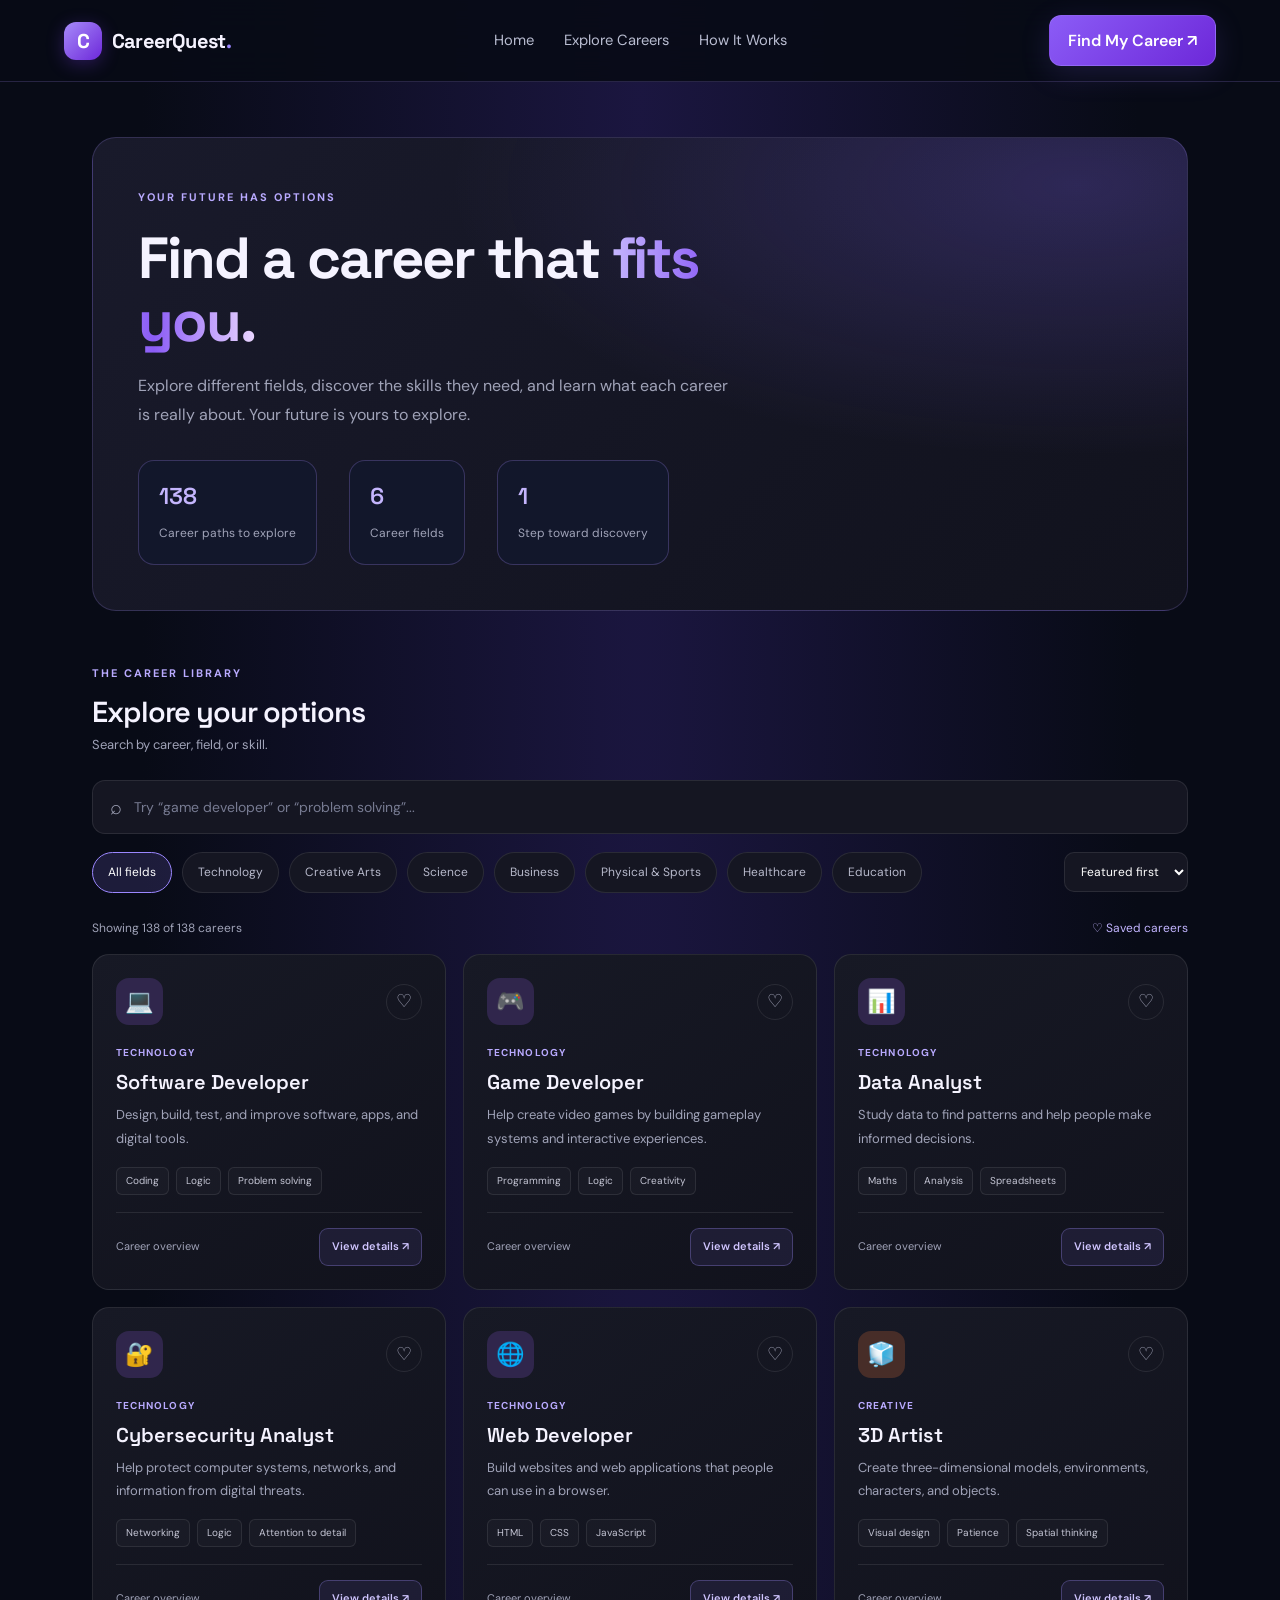
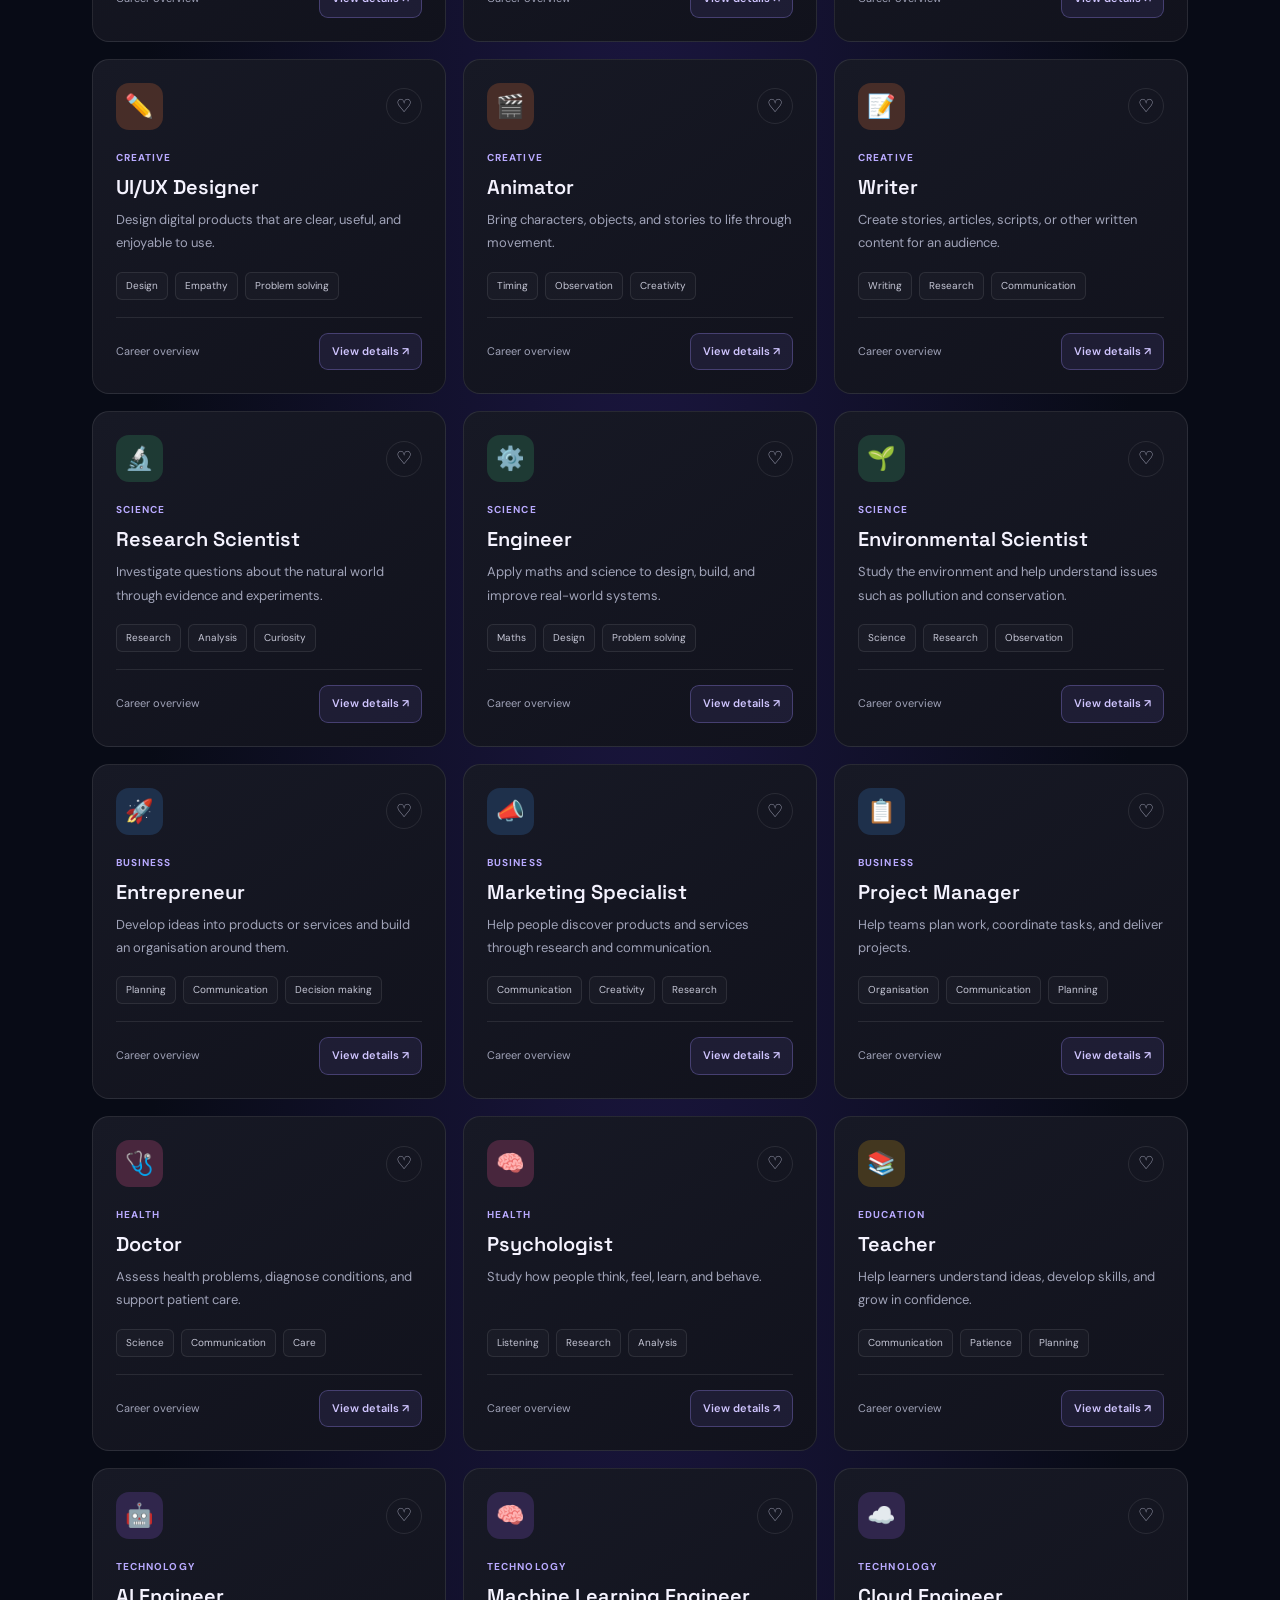
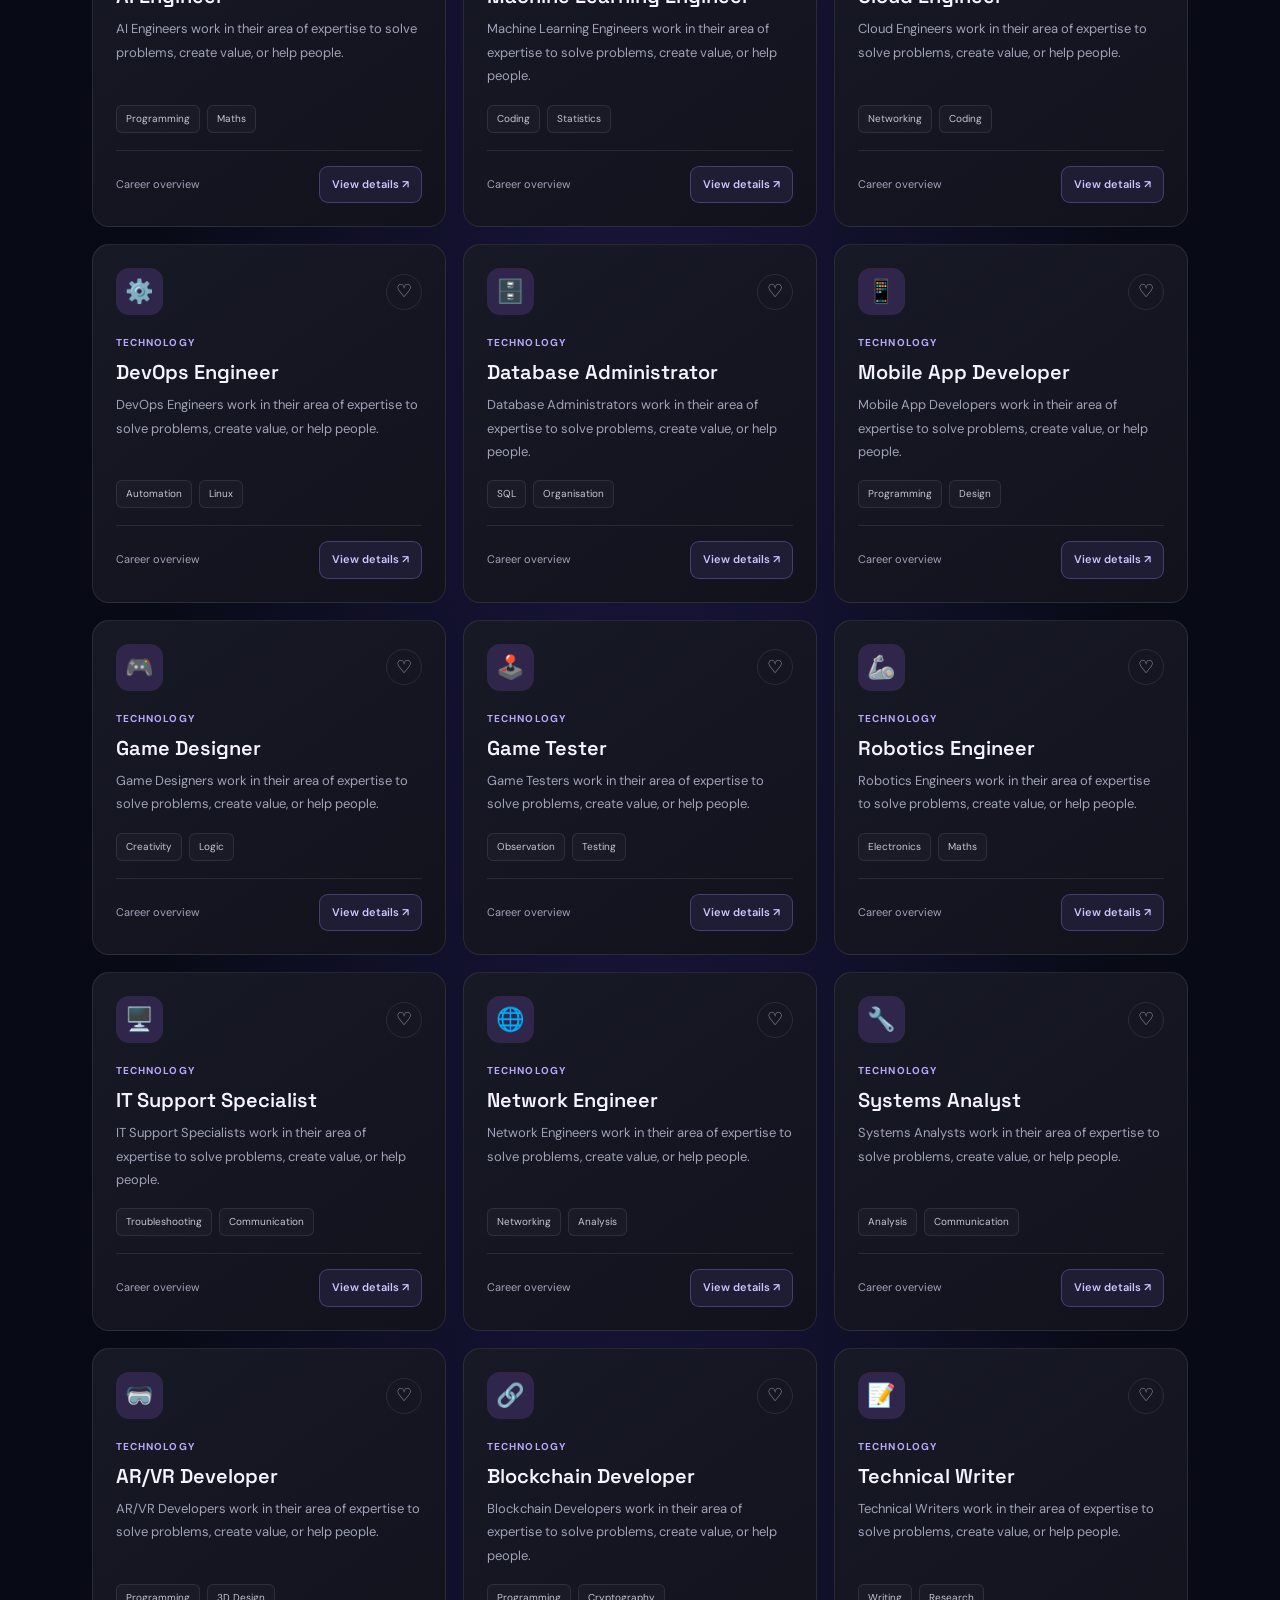
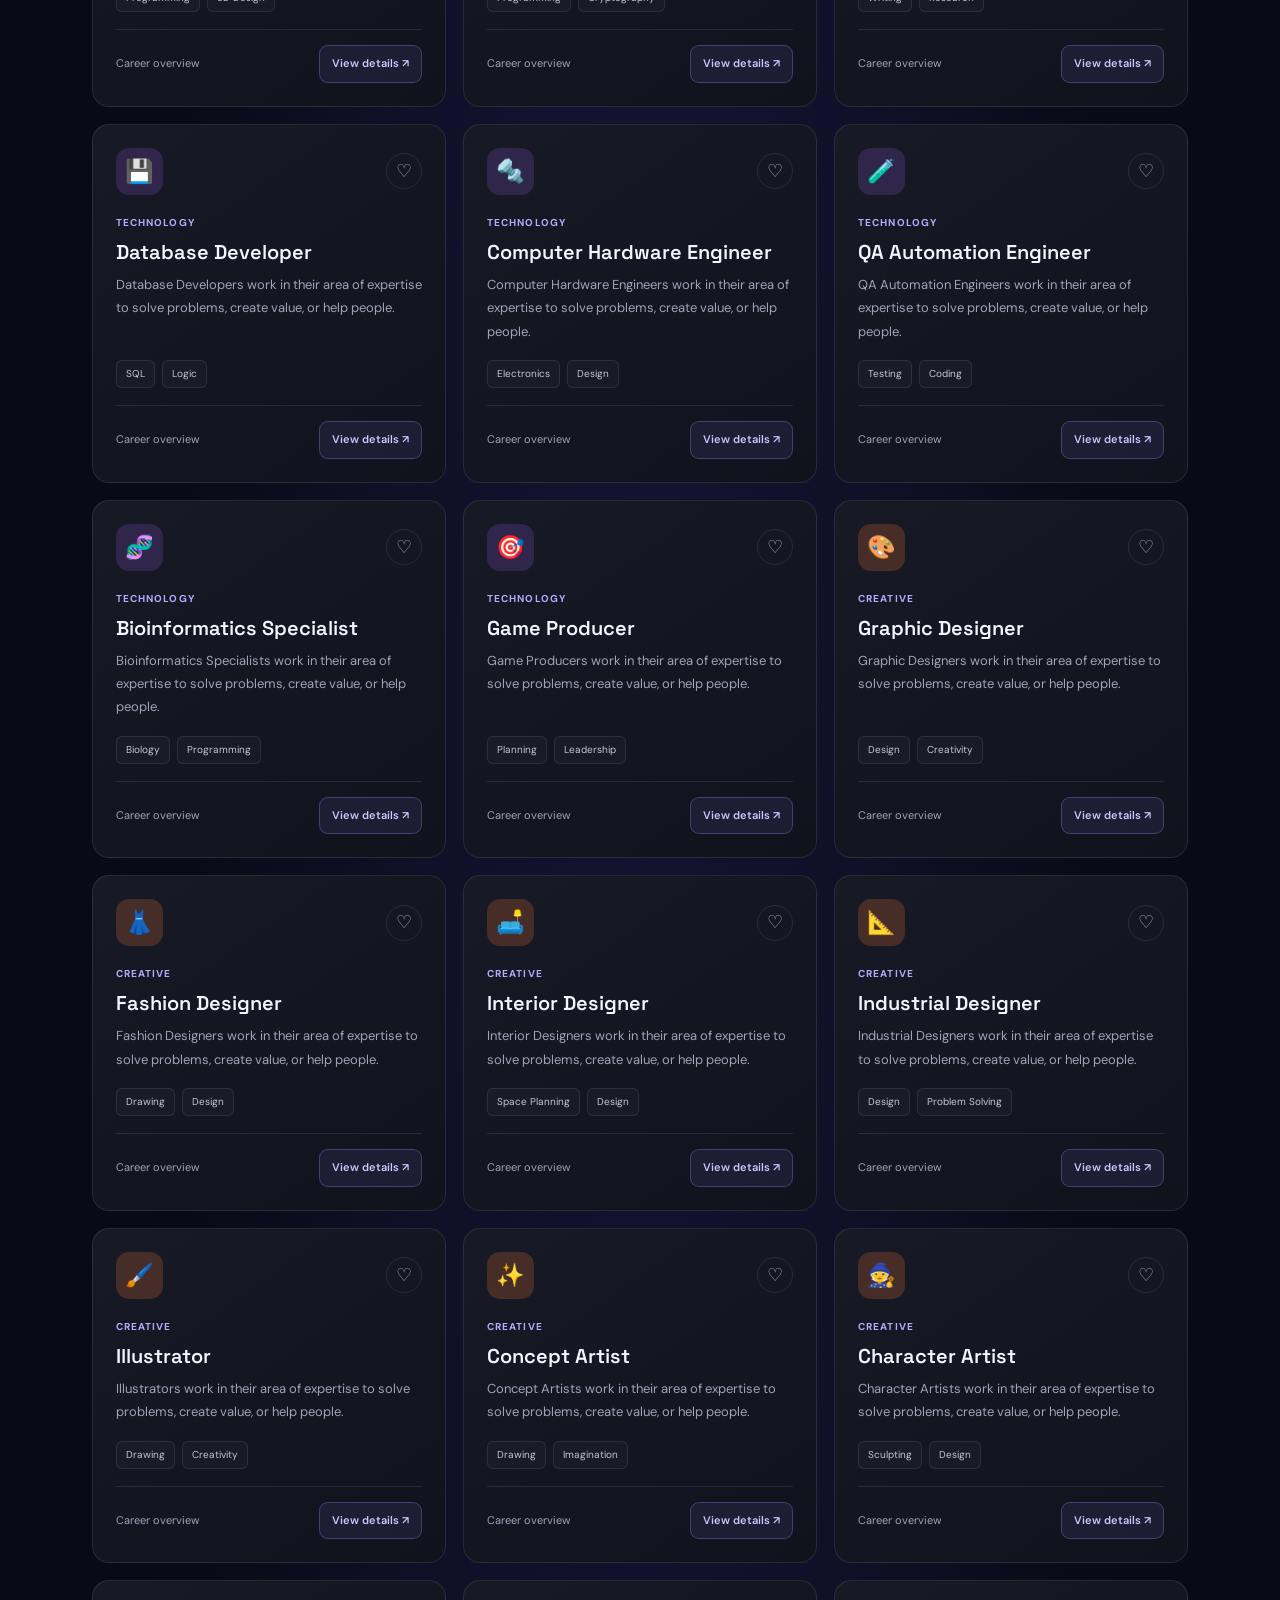
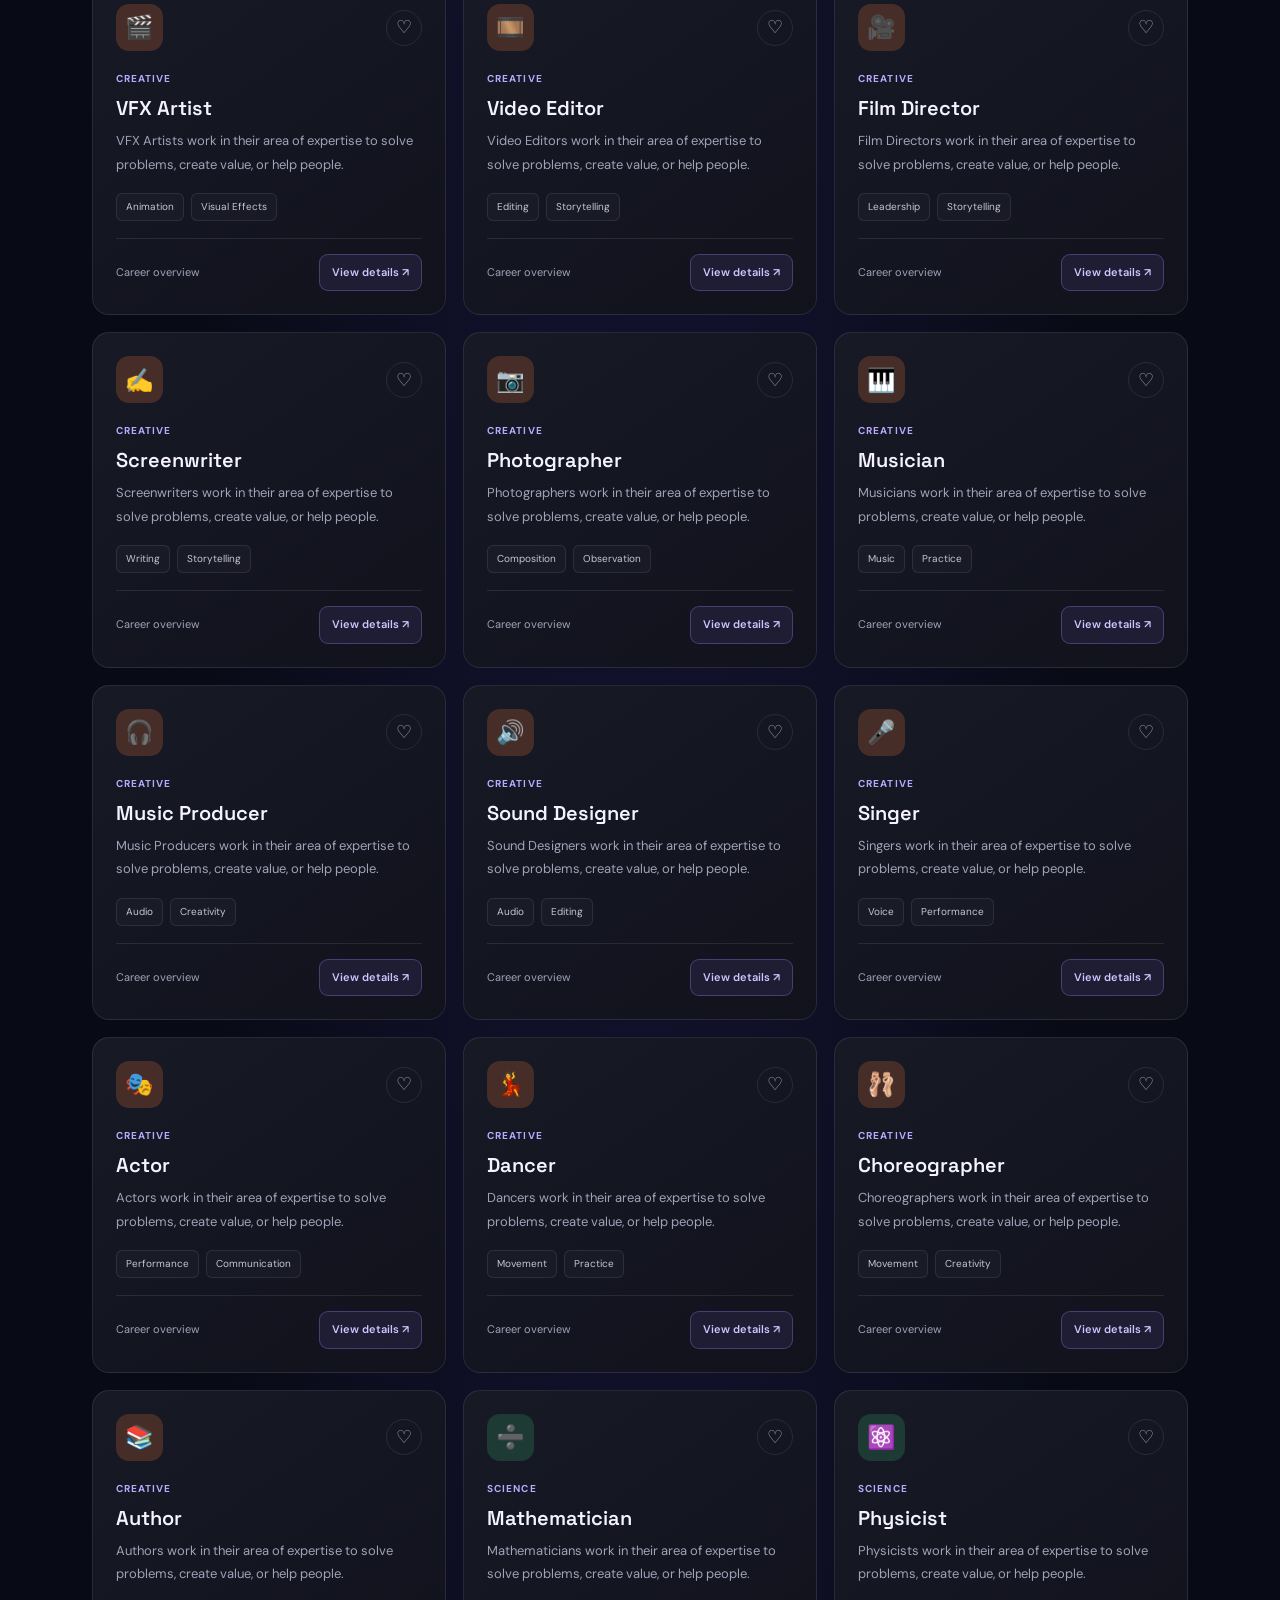
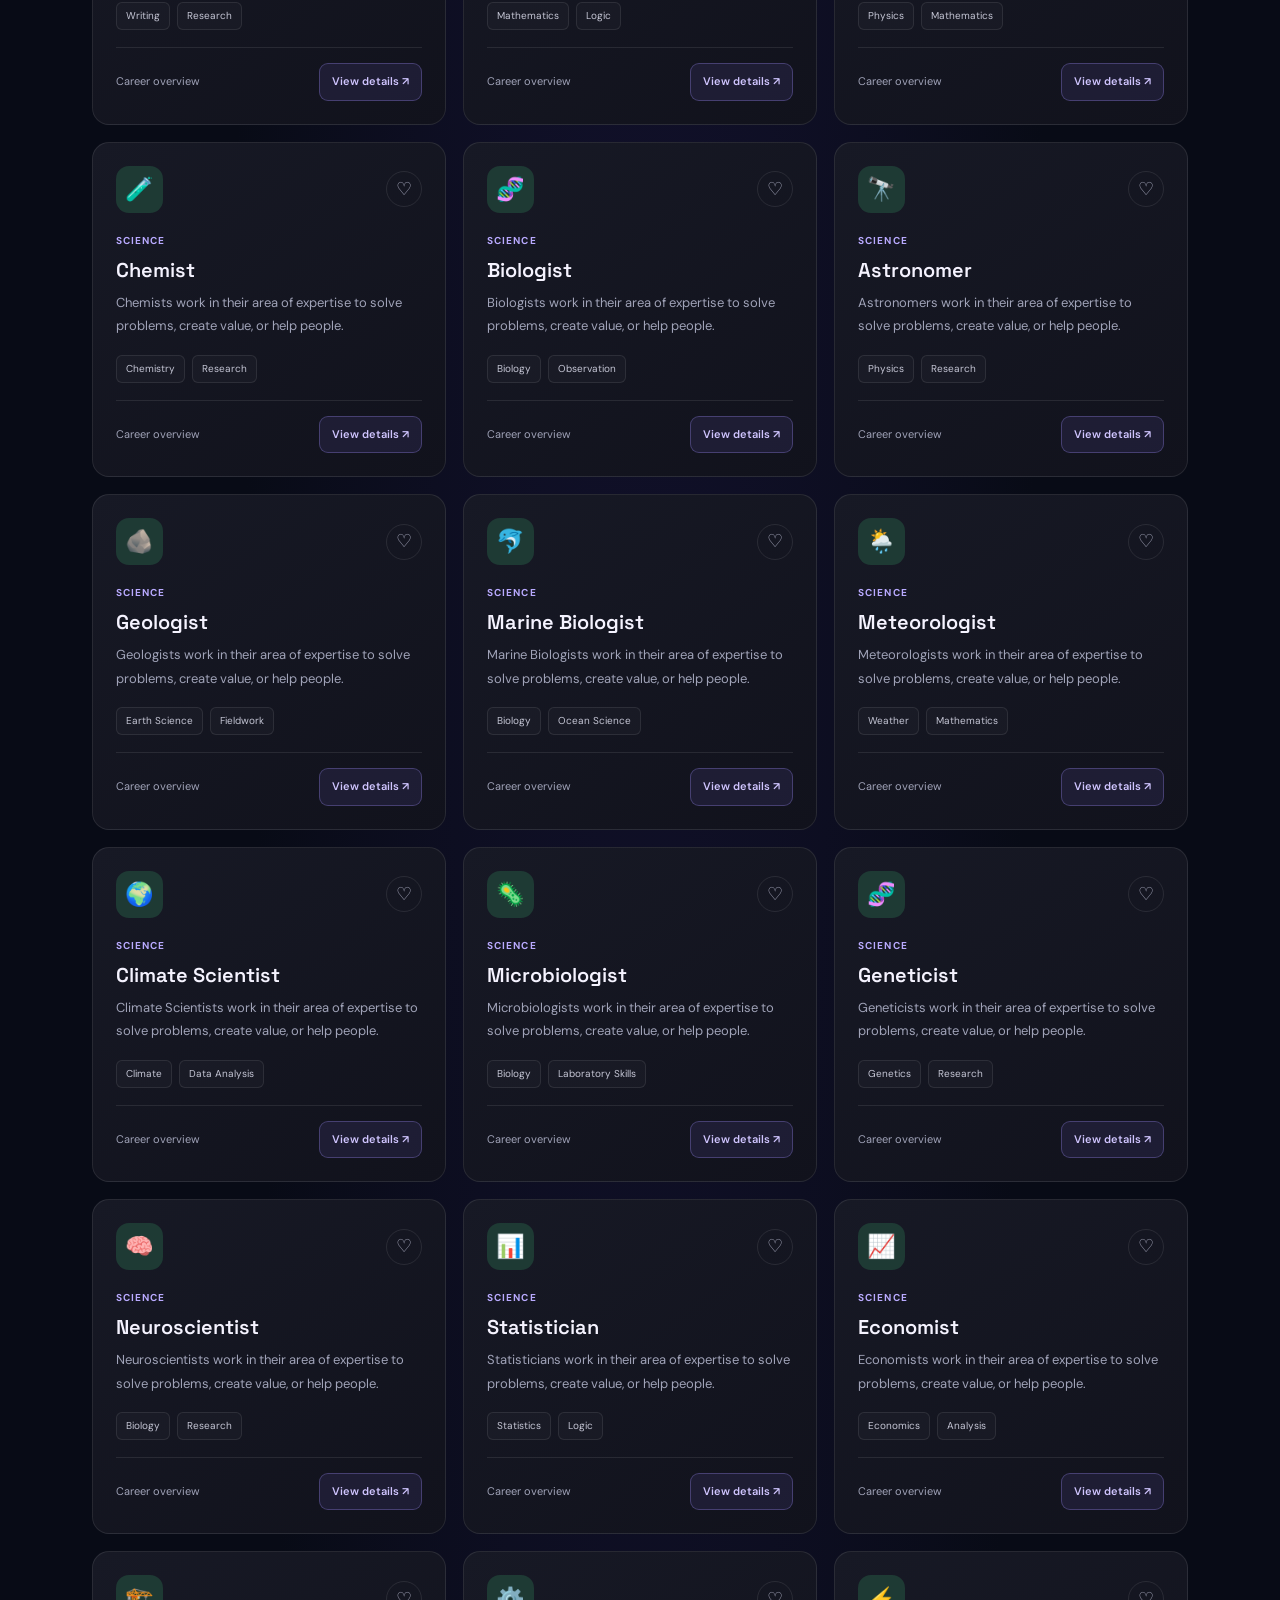
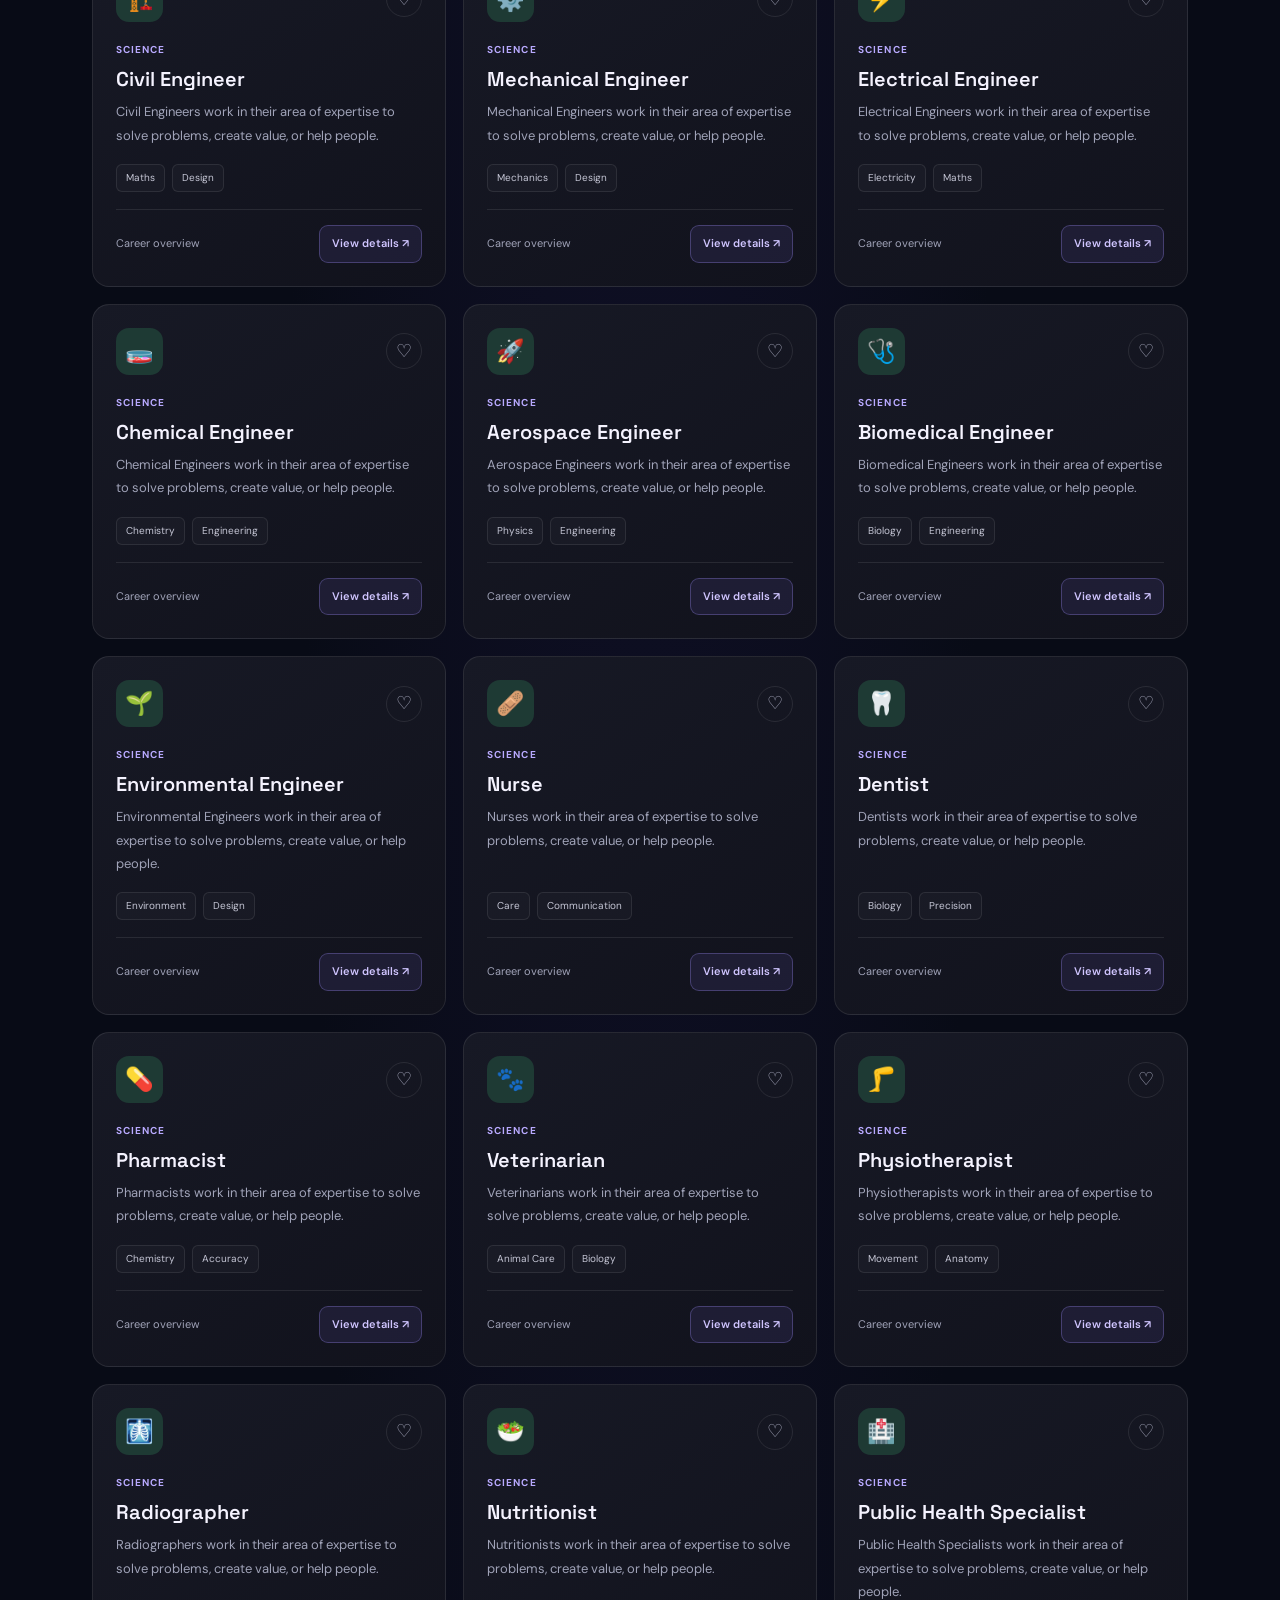
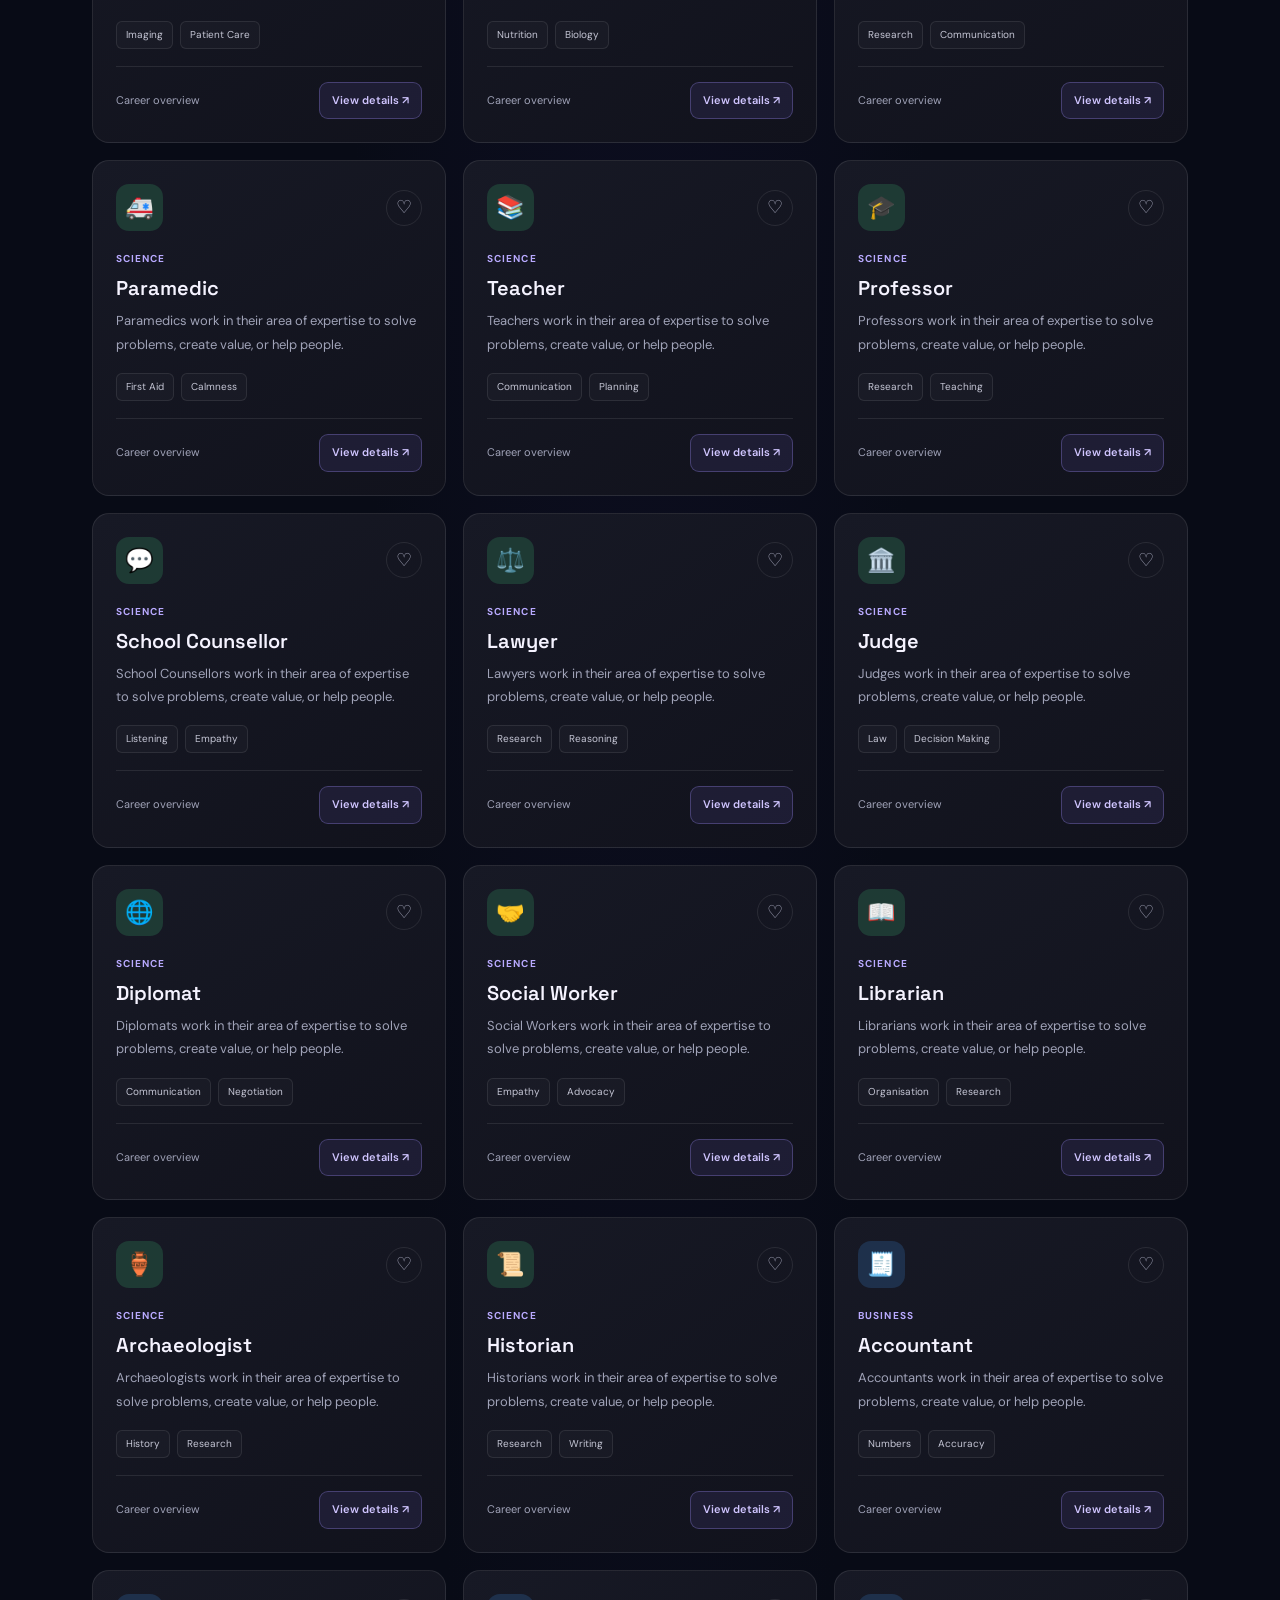
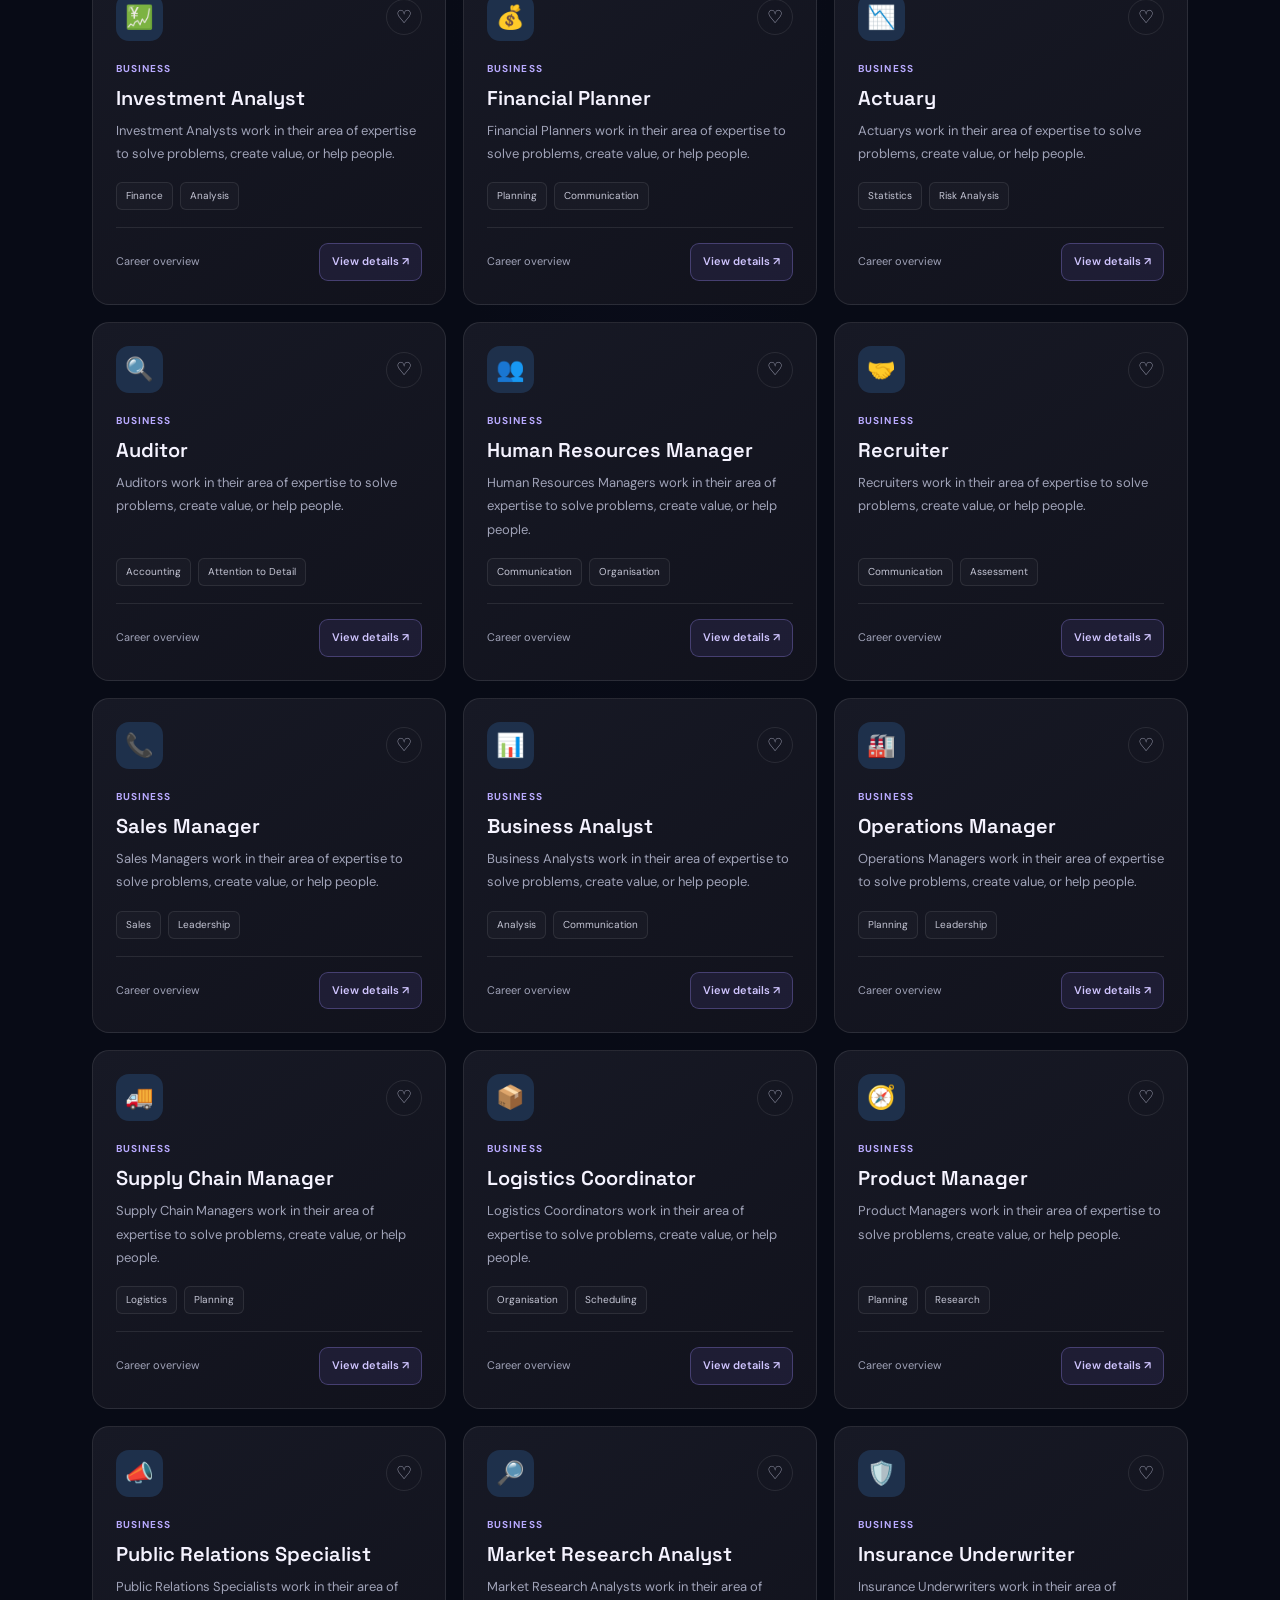
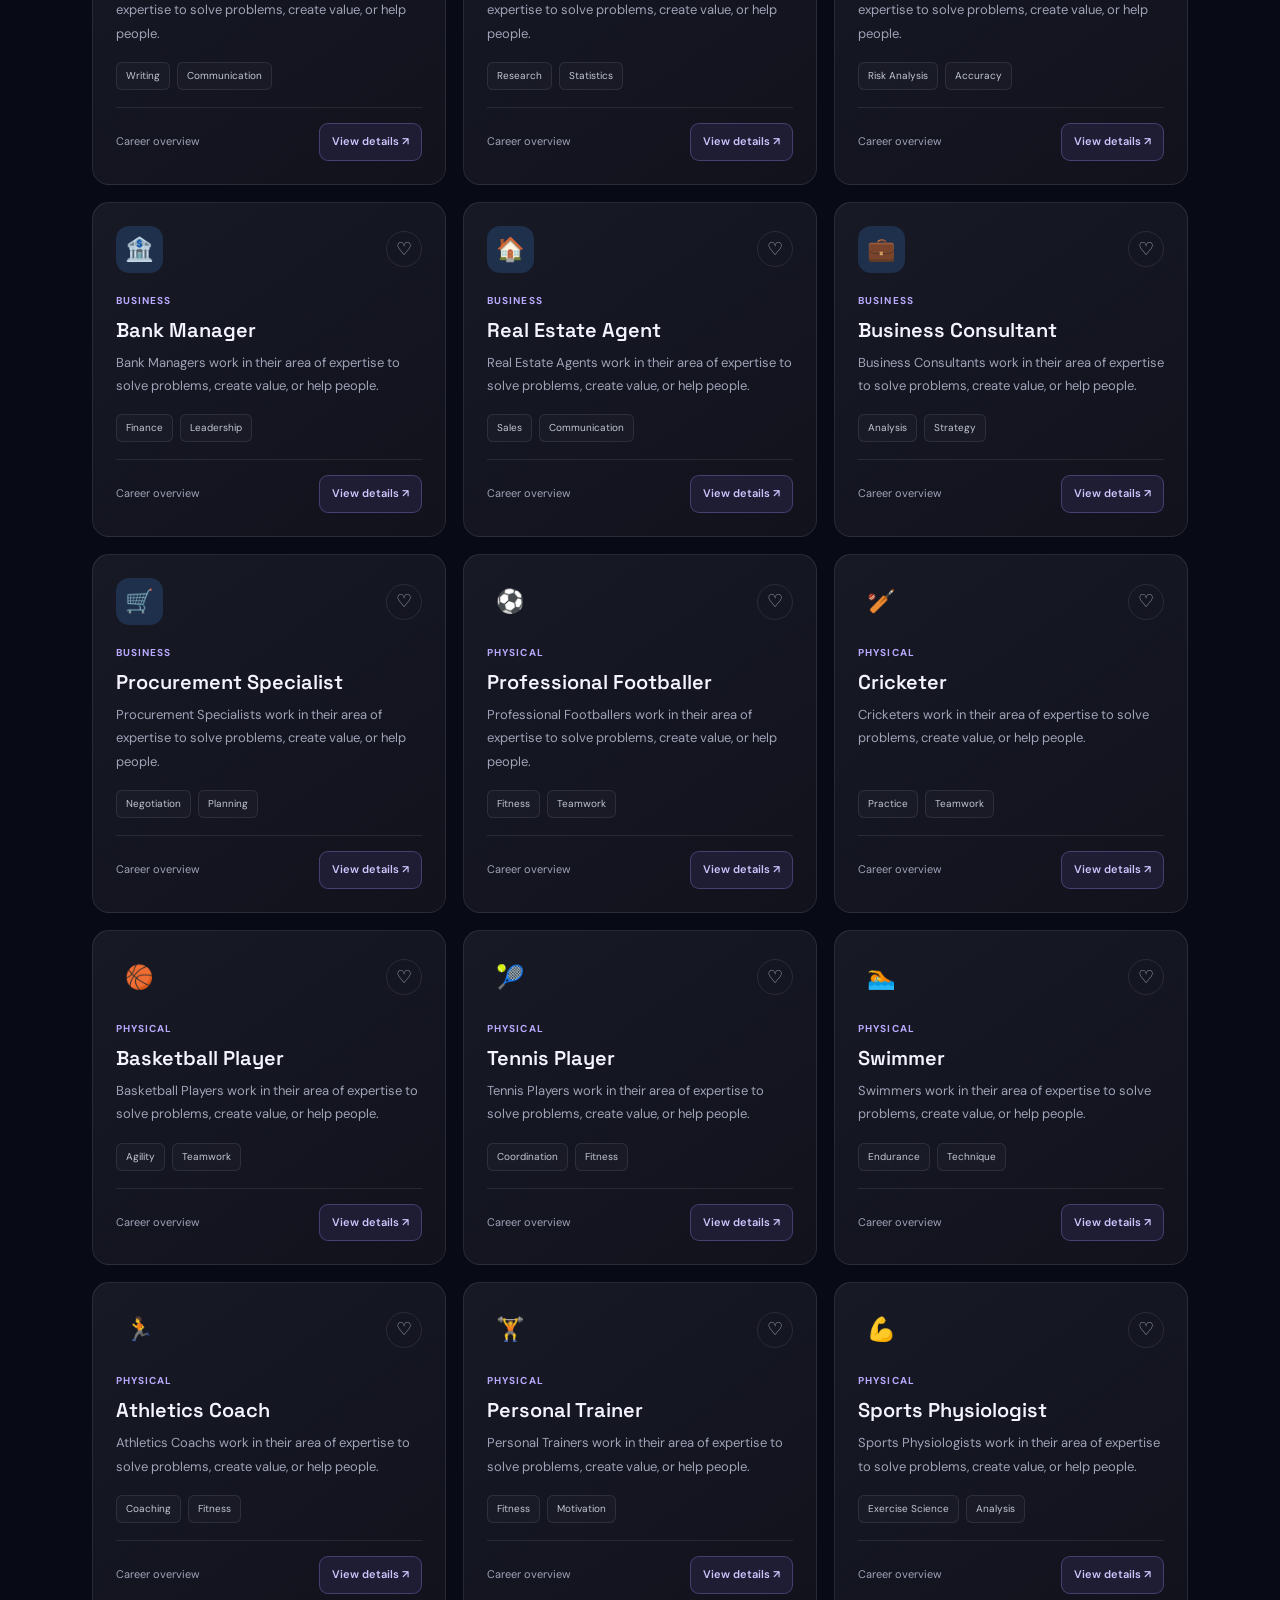
<file: careers.html>
<!DOCTYPE html>
<html lang="en">
<head>
  <meta charset="UTF-8">
  <meta name="viewport" content="width=device-width, initial-scale=1.0">
  <meta name="description" content="Explore careers, discover skills, and find your next step with CareerQuest.">
  <title>Explore Careers — CareerQuest</title>
  <link rel="stylesheet" href="style.css">

  <style>
    .directory {
      max-width: 1250px;
      margin: auto;
      padding: 55px 6% 90px;
    }

    .directory-hero {
      position: relative;
      padding: 45px;
      overflow: hidden;
      border: 1px solid rgba(164,145,255,.2);
      border-radius: 24px;
      background:
        radial-gradient(ellipse at 90% 10%, rgba(129,101,255,.24), transparent 45%),
        linear-gradient(135deg, #191a2b, #11121d);
    }

    .directory-hero h1 {
      max-width: 650px;
      margin: 18px 0;
      font: 700 clamp(36px, 5vw, 58px)/1.1 'Space Grotesk', sans-serif;
      letter-spacing: -2px;
    }

    .directory-hero p {
      max-width: 600px;
      color: var(--muted);
      line-height: 1.8;
    }

    .hero-stats {
      display: flex;
      flex-wrap: wrap;
      gap: 32px;
      margin-top: 30px;
    }

    .hero-stats strong {
      display: block;
      font: 600 23px 'Space Grotesk', sans-serif;
    }

    .hero-stats span {
      color: var(--muted);
      font-size: 12px;
    }

    .directory-heading {
      display: flex;
      align-items: end;
      justify-content: space-between;
      gap: 20px;
      margin: 48px 0 24px;
    }

    .directory-heading h2 {
      margin-top: 8px;
      font: 600 29px 'Space Grotesk', sans-serif;
    }

    .directory-heading p {
      margin-top: 5px;
      color: var(--muted);
      font-size: 13px;
    }

    .search-box {
      display: flex;
      align-items: center;
      gap: 12px;
      padding: 0 17px;
      min-height: 54px;
      border: 1px solid var(--border);
      border-radius: 13px;
      background: #151622;
      margin-bottom: 18px;
    }

    .search-box span {
      color: var(--muted);
      font-size: 20px;
    }

    .search-box input {
      width: 100%;
      border: 0;
      outline: 0;
      color: white;
      background: transparent;
      font: inherit;
      font-size: 14px;
    }

    .search-box input::placeholder {
      color: #777b92;
    }

    .filter-bar {
      display: flex;
      align-items: center;
      flex-wrap: wrap;
      gap: 10px;
      margin-bottom: 26px;
    }

    .filter-chip {
      padding: 10px 15px;
      border: 1px solid var(--border);
      border-radius: 30px;
      background: #151622;
      color: #b7b9cb;
      font-size: 12px;
      cursor: pointer;
      transition: .2s;
    }

    .filter-chip:hover,
    .filter-chip.active {
      border-color: #9b87ff;
      background: rgba(139,119,249,.16);
      color: white;
    }

    .sort-control {
      margin-left: auto;
      padding: 10px 12px;
      max-width: 180px;
      border: 1px solid var(--border);
      border-radius: 10px;
      background: #151622;
      color: white;
      font: inherit;
      font-size: 12px;
    }

    .directory-meta {
      display: flex;
      align-items: center;
      justify-content: space-between;
      gap: 12px;
      margin-bottom: 16px;
      color: var(--muted);
      font-size: 12px;
    }

    .saved-filter {
      border: 0;
      color: #c3b5ff;
      background: transparent;
      cursor: pointer;
      font: inherit;
    }

    .career-directory-grid {
      display: grid;
      grid-template-columns: repeat(3, minmax(0, 1fr));
      gap: 17px;
    }

    .directory-card {
      display: flex;
      flex-direction: column;
      min-width: 0;
      padding: 23px;
      border: 1px solid var(--border);
      border-radius: 17px;
      background: linear-gradient(145deg, #171925, #11121c);
      transition: transform .2s, border-color .2s;
    }

    .directory-card:hover {
      transform: translateY(-4px);
      border-color: rgba(164,145,255,.4);
    }

    .card-top {
      display: flex;
      justify-content: space-between;
      align-items: center;
      gap: 10px;
    }

    .career-symbol {
      display: grid;
      place-items: center;
      width: 47px;
      height: 47px;
      border-radius: 13px;
      font-size: 23px;
    }

    .technology-color { background: #30264c; }
    .creative-color { background: #472d28; }
    .science-color { background: #1e3a34; }
    .business-color { background: #1e304b; }
    .health-color { background: #48263d; }
    .education-color { background: #43371f; }

    .favorite-button {
      display: grid;
      place-items: center;
      width: 36px;
      height: 36px;
      border: 1px solid var(--border);
      border-radius: 50%;
      color: #a5a7bb;
      background: transparent;
      font-size: 18px;
      cursor: pointer;
    }

    .favorite-button.saved {
      color: #ff91b3;
      background: rgba(255,112,160,.1);
      border-color: rgba(255,112,160,.35);
    }

    .career-category {
      display: inline-block;
      align-self: flex-start;
      margin-top: 20px;
      color: #b9aaff;
      font-size: 10px;
      font-weight: 700;
      letter-spacing: 1.1px;
      text-transform: uppercase;
    }

    .directory-card h3 {
      margin: 8px 0;
      font: 600 20px 'Space Grotesk', sans-serif;
    }

    .career-description {
      flex: 1;
      color: var(--muted);
      font-size: 13px;
      line-height: 1.8;
    }

    .skill-list {
      display: flex;
      flex-wrap: wrap;
      gap: 7px;
      margin: 17px 0;
    }

    .skill-tag {
      padding: 5px 9px;
      border: 1px solid var(--border);
      border-radius: 6px;
      color: #c5c6d5;
      background: rgba(255,255,255,.025);
      font-size: 10px;
    }

    .card-footer {
      display: flex;
      align-items: center;
      justify-content: space-between;
      gap: 10px;
      padding-top: 15px;
      border-top: 1px solid var(--border);
    }

    .card-footer small {
      color: var(--muted);
      font-size: 11px;
    }

    .details-button {
      padding: 9px 12px;
      border: 1px solid rgba(164,145,255,.3);
      border-radius: 9px;
      color: #d0c5ff;
      background: rgba(139,119,249,.1);
      font-size: 11px;
      font-weight: 600;
      cursor: pointer;
    }

    .details-button:hover {
      background: rgba(139,119,249,.22);
    }

    .empty-state {
      grid-column: 1 / -1;
      padding: 55px 20px;
      border: 1px dashed var(--border);
      border-radius: 16px;
      text-align: center;
    }

    .empty-state h3 {
      margin-bottom: 8px;
    }

    .empty-state p {
      margin-bottom: 20px;
      color: var(--muted);
      font-size: 13px;
    }

    .directory-cta {
      display: flex;
      align-items: center;
      justify-content: space-between;
      gap: 24px;
      margin-top: 55px;
      padding: 32px;
      border: 1px solid rgba(164,145,255,.23);
      border-radius: 18px;
      background: radial-gradient(ellipse at right, rgba(123,93,238,.18), transparent 65%), #141522;
    }

    .directory-cta h2 {
      margin: 8px 0;
      font: 600 25px 'Space Grotesk', sans-serif;
    }

    .directory-cta p {
      color: var(--muted);
      font-size: 13px;
    }

    .modal {
      position: fixed;
      inset: 0;
      z-index: 100;
      display: grid;
      place-items: center;
      padding: 20px;
      background: rgba(0,0,0,.75);
      backdrop-filter: blur(8px);
    }

    .modal-panel {
      width: min(100%, 650px);
      max-height: 85vh;
      overflow-y: auto;
      padding: 30px;
      border: 1px solid rgba(164,145,255,.25);
      border-radius: 20px;
      background: #151622;
      box-shadow: 0 30px 100px #0008;
    }

    .modal-header {
      display: flex;
      justify-content: space-between;
      align-items: start;
      gap: 20px;
    }

    .modal-header h2 {
      margin: 12px 0;
      font: 600 29px 'Space Grotesk', sans-serif;
    }

    .modal-close {
      flex-shrink: 0;
      width: 36px;
      height: 36px;
      border: 1px solid var(--border);
      border-radius: 10px;
      color: white;
      background: #222437;
      cursor: pointer;
    }

    .modal-description {
      color: var(--muted);
      line-height: 1.8;
      font-size: 14px;
      margin: 8px 0 25px;
    }

    .modal-panel h3 {
      margin: 23px 0 9px;
      font: 600 16px 'Space Grotesk', sans-serif;
    }

    .modal-panel ul {
      padding-left: 20px;
      color: #c3c5d5;
      font-size: 13px;
      line-height: 2;
    }

    .modal-actions {
      display: flex;
      flex-wrap: wrap;
      gap: 12px;
      margin-top: 28px;
    }

    .hidden {
      display: none !important;
    }

    @media (max-width: 900px) {
      .career-directory-grid {
        grid-template-columns: repeat(2, minmax(0, 1fr));
      }

      .directory-hero {
        padding: 32px;
      }
    }

    @media (max-width: 580px) {
      .directory {
        padding: 35px 5% 65px;
      }

      .directory-hero {
        padding: 25px;
      }

      .directory-heading {
        align-items: start;
        flex-direction: column;
      }

      .career-directory-grid {
        grid-template-columns: 1fr;
      }

      .sort-control {
        margin-left: 0;
      }

      .directory-cta {
        align-items: start;
        flex-direction: column;
        padding: 24px;
      }

      .modal-panel {
        padding: 22px;
      }
    }
  </style>
</head>

<body>
  <header class="navbar">
    <a href="index.html" class="logo">
      <span class="logo-icon">C</span>
      CareerQuest<span class="dot">.</span>
    </a>

    <button class="menu-toggle" id="menuToggle"
      aria-label="Toggle navigation" aria-expanded="false">☰</button>

    <nav class="nav-links" id="navLinks">
      <a href="index.html">Home</a>
      <a href="careers.html">Explore Careers</a>
      <a href="index.html#how-it-works">How It Works</a>
    </nav>

    <a href="quiz.html" class="nav-button">Find My Career ↗</a>
  </header>

  <main class="directory">
    <section class="directory-hero">
      <span class="eyebrow">YOUR FUTURE HAS OPTIONS</span>
      <h1>Find a career that <span class="gradient-text">fits you.</span></h1>
      <p>
        Explore different fields, discover the skills they need, and learn
        what each career is really about. Your future is yours to explore.
      </p>

      <div class="hero-stats">
        <div>
          <strong id="careerCount">18</strong>
          <span>Career paths to explore</span>
        </div>
        <div>
          <strong>6</strong>
          <span>Career fields</span>
        </div>
        <div>
          <strong>1</strong>
          <span>Step toward discovery</span>
        </div>
      </div>
    </section>

    <section aria-labelledby="directoryTitle">
      <div class="directory-heading">
        <div>
          <span class="eyebrow">THE CAREER LIBRARY</span>
          <h2 id="directoryTitle">Explore your options</h2>
          <p>Search by career, field, or skill.</p>
        </div>
      </div>

      <label class="search-box">
        <span aria-hidden="true">⌕</span>
        <input id="searchInput" type="search"
          placeholder="Try “game developer” or “problem solving”..."
          aria-label="Search careers">
      </label>

      <div class="filter-bar" id="filterBar" aria-label="Filter by career field">
        <button class="filter-chip active" data-filter="All">All fields</button>
        <button class="filter-chip" data-filter="Technology">Technology</button>
        <button class="filter-chip" data-filter="Creative">Creative Arts</button>
        <button class="filter-chip" data-filter="Science">Science</button>
        <button class="filter-chip" data-filter="Business">Business</button>
        <button class="filter-chip" data-filter="Physical">Physical &amp; Sports</button>
        <button class="filter-chip" data-filter="Health">Healthcare</button>
        <button class="filter-chip" data-filter="Education">Education</button>

        <select class="sort-control" id="sortSelect" aria-label="Sort careers">
          <option value="featured">Featured first</option>
          <option value="az">Name: A to Z</option>
          <option value="za">Name: Z to A</option>
        </select>
      </div>

      <div class="directory-meta">
        <span id="resultCount" aria-live="polite">Showing careers</span>
        <button class="saved-filter" id="savedFilter" aria-pressed="false">
          ♡ Saved careers
        </button>
      </div>

      <div class="career-directory-grid" id="careerGrid"></div>
    </section>

    <section class="directory-cta">
      <div>
        <span class="eyebrow">NOT SURE WHERE TO START?</span>
        <h2>Let your interests guide you.</h2>
        <p>Take the career quiz to discover fields worth exploring.</p>
      </div>
      <a href="quiz.html" class="primary-button">Take the Career Quiz →</a>
    </section>
  </main>

  <footer class="footer">
    <a href="index.html" class="logo">
      <span class="logo-icon">C</span>
      CareerQuest<span class="dot">.</span>
    </a>
    <p>Explore your potential. Create your path.</p>
    <span>© <span id="year"></span> CareerQuest</span>
  </footer>

  <div class="modal hidden" id="careerModal"
    role="dialog" aria-modal="true" aria-labelledby="modalTitle">
    <section class="modal-panel">
      <div class="modal-header">
        <div>
          <span class="eyebrow" id="modalCategory">CAREER DETAILS</span>
          <h2 id="modalTitle">Career title</h2>
        </div>
        <button class="modal-close" id="modalClose" aria-label="Close details">✕</button>
      </div>

      <p class="modal-description" id="modalDescription"></p>

      <h3>What might you do?</h3>
      <ul id="modalTasks"></ul>

      <h3>Useful skills</h3>
      <ul id="modalSkills"></ul>

      <h3>How can you get started?</h3>
      <p class="modal-description" id="modalStart"></p>

      <div class="modal-actions">
        <button class="primary-button" id="modalSave">♡ Save career</button>
        <button class="back-button" id="modalCloseBottom">Close</button>
      </div>
    </section>
  </div>

  <script>
    const careers = [
      {
        id: "software",
        name: "Software Developer",
        field: "Technology",
        icon: "💻",
        color: "technology-color",
        description: "Design, build, test, and improve software, apps, and digital tools.",
        skills: ["Coding", "Logic", "Problem solving"],
        tasks: ["Write and test code", "Fix technical problems", "Work with a team to build software"],
        start: "Learn a language such as Python or JavaScript, then build a small project."
      },
      {
        id: "game-dev",
        name: "Game Developer",
        field: "Technology",
        icon: "🎮",
        color: "technology-color",
        description: "Help create video games by building gameplay systems and interactive experiences.",
        skills: ["Programming", "Logic", "Creativity"],
        tasks: ["Build game mechanics", "Test and fix bugs", "Work with artists and designers"],
        start: "Try a beginner project using Godot, Unity, Roblox Studio, or Scratch."
      },
      {
        id: "data",
        name: "Data Analyst",
        field: "Technology",
        icon: "📊",
        color: "technology-color",
        description: "Study data to find patterns and help people make informed decisions.",
        skills: ["Maths", "Analysis", "Spreadsheets"],
        tasks: ["Clean and organise data", "Create charts", "Explain useful findings"],
        start: "Practise spreadsheets and basic statistics, then learn SQL or Python."
      },
      {
        id: "cyber",
        name: "Cybersecurity Analyst",
        field: "Technology",
        icon: "🔐",
        color: "technology-color",
        description: "Help protect computer systems, networks, and information from digital threats.",
        skills: ["Networking", "Logic", "Attention to detail"],
        tasks: ["Monitor security alerts", "Investigate risks", "Help improve system protection"],
        start: "Learn computer networking and security basics in legal practice labs."
      },
      {
        id: "web",
        name: "Web Developer",
        field: "Technology",
        icon: "🌐",
        color: "technology-color",
        description: "Build websites and web applications that people can use in a browser.",
        skills: ["HTML", "CSS", "JavaScript"],
        tasks: ["Build page layouts", "Add interactive features", "Test sites on different devices"],
        start: "Create a few websites with HTML, CSS, and JavaScript."
      },
      {
        id: "3d",
        name: "3D Artist",
        field: "Creative",
        icon: "🧊",
        color: "creative-color",
        description: "Create three-dimensional models, environments, characters, and objects.",
        skills: ["Visual design", "Patience", "Spatial thinking"],
        tasks: ["Model 3D objects", "Add materials and textures", "Prepare assets for games or films"],
        start: "Try Blender and create a simple 3D object for a portfolio."
      },
      {
        id: "designer",
        name: "UI/UX Designer",
        field: "Creative",
        icon: "✏️",
        color: "creative-color",
        description: "Design digital products that are clear, useful, and enjoyable to use.",
        skills: ["Design", "Empathy", "Problem solving"],
        tasks: ["Understand user needs", "Create page layouts", "Test and improve designs"],
        start: "Learn basic design principles and create a mock-up in a design tool."
      },
      {
        id: "animator",
        name: "Animator",
        field: "Creative",
        icon: "🎬",
        color: "creative-color",
        description: "Bring characters, objects, and stories to life through movement.",
        skills: ["Timing", "Observation", "Creativity"],
        tasks: ["Plan movement", "Create animation sequences", "Review and polish scenes"],
        start: "Practise simple animations before moving on to more complex projects."
      },
      {
        id: "writer",
        name: "Writer",
        field: "Creative",
        icon: "📝",
        color: "creative-color",
        description: "Create stories, articles, scripts, or other written content for an audience.",
        skills: ["Writing", "Research", "Communication"],
        tasks: ["Develop ideas", "Write and edit drafts", "Research topics"],
        start: "Write short stories or articles and build a collection of your work."
      },
      {
        id: "scientist",
        name: "Research Scientist",
        field: "Science",
        icon: "🔬",
        color: "science-color",
        description: "Investigate questions about the natural world through evidence and experiments.",
        skills: ["Research", "Analysis", "Curiosity"],
        tasks: ["Plan investigations", "Analyse evidence", "Share findings"],
        start: "Explore science subjects and learn how experiments and evidence work."
      },
      {
        id: "engineer",
        name: "Engineer",
        field: "Science",
        icon: "⚙️",
        color: "science-color",
        description: "Apply maths and science to design, build, and improve real-world systems.",
        skills: ["Maths", "Design", "Problem solving"],
        tasks: ["Develop designs", "Test solutions", "Improve systems and products"],
        start: "Explore different engineering branches and strengthen maths and science."
      },
      {
        id: "environment",
        name: "Environmental Scientist",
        field: "Science",
        icon: "🌱",
        color: "science-color",
        description: "Study the environment and help understand issues such as pollution and conservation.",
        skills: ["Science", "Research", "Observation"],
        tasks: ["Collect environmental data", "Study ecosystems", "Assess environmental issues"],
        start: "Learn about ecology, climate, and environmental research."
      },
      {
        id: "entrepreneur",
        name: "Entrepreneur",
        field: "Business",
        icon: "🚀",
        color: "business-color",
        description: "Develop ideas into products or services and build an organisation around them.",
        skills: ["Planning", "Communication", "Decision making"],
        tasks: ["Research customer needs", "Plan products or services", "Manage resources and risks"],
        start: "Identify a small problem and test a simple solution with real users."
      },
      {
        id: "marketing",
        name: "Marketing Specialist",
        field: "Business",
        icon: "📣",
        color: "business-color",
        description: "Help people discover products and services through research and communication.",
        skills: ["Communication", "Creativity", "Research"],
        tasks: ["Understand audiences", "Plan campaigns", "Measure campaign results"],
        start: "Learn the basics of audiences, messaging, and digital marketing."
      },
      {
        id: "manager",
        name: "Project Manager",
        field: "Business",
        icon: "📋",
        color: "business-color",
        description: "Help teams plan work, coordinate tasks, and deliver projects.",
        skills: ["Organisation", "Communication", "Planning"],
        tasks: ["Set project goals", "Track tasks and deadlines", "Help teams resolve blockers"],
        start: "Practise planning a small project with tasks, deadlines, and clear goals."
      },
      {
        id: "doctor",
        name: "Doctor",
        field: "Health",
        icon: "🩺",
        color: "health-color",
        description: "Assess health problems, diagnose conditions, and support patient care.",
        skills: ["Science", "Communication", "Care"],
        tasks: ["Examine patients", "Make clinical decisions", "Work with healthcare teams"],
        start: "Explore biology and chemistry and research the medical education path in your country."
      },
      {
        id: "psychologist",
        name: "Psychologist",
        field: "Health",
        icon: "🧠",
        color: "health-color",
        description: "Study how people think, feel, learn, and behave.",
        skills: ["Listening", "Research", "Analysis"],
        tasks: ["Study behaviour", "Use appropriate assessments", "Support research or psychological services"],
        start: "Learn psychology basics and research the education and licensing needed for your chosen role."
      },
      {
        id: "teacher",
        name: "Teacher",
        field: "Education",
        icon: "📚",
        color: "education-color",
        description: "Help learners understand ideas, develop skills, and grow in confidence.",
        skills: ["Communication", "Patience", "Planning"],
        tasks: ["Prepare lessons", "Explain concepts", "Give feedback on learning"],
        start: "Explore subjects you enjoy and research teacher training requirements."
      }

    ];

    // Extra careers for the expanded CareerQuest library.
    // Each entry: career name, homepage field, icon, useful skills.
    const extraCareerData = [
      ["AI Engineer","Technology","🤖","Programming, Maths"],
      ["Machine Learning Engineer","Technology","🧠","Coding, Statistics"],
      ["Cloud Engineer","Technology","☁️","Networking, Coding"],
      ["DevOps Engineer","Technology","⚙️","Automation, Linux"],
      ["Database Administrator","Technology","🗄️","SQL, Organisation"],
      ["Mobile App Developer","Technology","📱","Programming, Design"],
      ["Game Designer","Technology","🎮","Creativity, Logic"],
      ["Game Tester","Technology","🕹️","Observation, Testing"],
      ["Robotics Engineer","Technology","🦾","Electronics, Maths"],
      ["IT Support Specialist","Technology","🖥️","Troubleshooting, Communication"],
      ["Network Engineer","Technology","🌐","Networking, Analysis"],
      ["Systems Analyst","Technology","🔧","Analysis, Communication"],
      ["AR/VR Developer","Technology","🥽","Programming, 3D Design"],
      ["Blockchain Developer","Technology","🔗","Programming, Cryptography"],
      ["Technical Writer","Technology","📝","Writing, Research"],
      ["Database Developer","Technology","💾","SQL, Logic"],
      ["Computer Hardware Engineer","Technology","🔩","Electronics, Design"],
      ["QA Automation Engineer","Technology","🧪","Testing, Coding"],
      ["Bioinformatics Specialist","Technology","🧬","Biology, Programming"],
      ["Game Producer","Technology","🎯","Planning, Leadership"],

      ["Graphic Designer","Creative","🎨","Design, Creativity"],
      ["Fashion Designer","Creative","👗","Drawing, Design"],
      ["Interior Designer","Creative","🛋️","Space Planning, Design"],
      ["Industrial Designer","Creative","📐","Design, Problem Solving"],
      ["Illustrator","Creative","🖌️","Drawing, Creativity"],
      ["Concept Artist","Creative","✨","Drawing, Imagination"],
      ["Character Artist","Creative","🧙","Sculpting, Design"],
      ["VFX Artist","Creative","🎬","Animation, Visual Effects"],
      ["Video Editor","Creative","🎞️","Editing, Storytelling"],
      ["Film Director","Creative","🎥","Leadership, Storytelling"],
      ["Screenwriter","Creative","✍️","Writing, Storytelling"],
      ["Photographer","Creative","📷","Composition, Observation"],
      ["Musician","Creative","🎹","Music, Practice"],
      ["Music Producer","Creative","🎧","Audio, Creativity"],
      ["Sound Designer","Creative","🔊","Audio, Editing"],
      ["Singer","Creative","🎤","Voice, Performance"],
      ["Actor","Creative","🎭","Performance, Communication"],
      ["Dancer","Creative","💃","Movement, Practice"],
      ["Choreographer","Creative","🩰","Movement, Creativity"],
      ["Author","Creative","📚","Writing, Research"],

      ["Mathematician","Science","➗","Mathematics, Logic"],
      ["Physicist","Science","⚛️","Physics, Mathematics"],
      ["Chemist","Science","🧪","Chemistry, Research"],
      ["Biologist","Science","🧬","Biology, Observation"],
      ["Astronomer","Science","🔭","Physics, Research"],
      ["Geologist","Science","🪨","Earth Science, Fieldwork"],
      ["Marine Biologist","Science","🐬","Biology, Ocean Science"],
      ["Meteorologist","Science","🌦️","Weather, Mathematics"],
      ["Climate Scientist","Science","🌍","Climate, Data Analysis"],
      ["Microbiologist","Science","🦠","Biology, Laboratory Skills"],
      ["Geneticist","Science","🧬","Genetics, Research"],
      ["Neuroscientist","Science","🧠","Biology, Research"],
      ["Statistician","Science","📊","Statistics, Logic"],
      ["Economist","Science","📈","Economics, Analysis"],
      ["Civil Engineer","Science","🏗️","Maths, Design"],
      ["Mechanical Engineer","Science","⚙️","Mechanics, Design"],
      ["Electrical Engineer","Science","⚡","Electricity, Maths"],
      ["Chemical Engineer","Science","🧫","Chemistry, Engineering"],
      ["Aerospace Engineer","Science","🚀","Physics, Engineering"],
      ["Biomedical Engineer","Science","🩺","Biology, Engineering"],
      ["Environmental Engineer","Science","🌱","Environment, Design"],
      ["Nurse","Science","🩹","Care, Communication"],
      ["Dentist","Science","🦷","Biology, Precision"],
      ["Pharmacist","Science","💊","Chemistry, Accuracy"],
      ["Veterinarian","Science","🐾","Animal Care, Biology"],
      ["Physiotherapist","Science","🦵","Movement, Anatomy"],
      ["Radiographer","Science","🩻","Imaging, Patient Care"],
      ["Nutritionist","Science","🥗","Nutrition, Biology"],
      ["Public Health Specialist","Science","🏥","Research, Communication"],
      ["Paramedic","Science","🚑","First Aid, Calmness"],
      ["Teacher","Science","📚","Communication, Planning"],
      ["Professor","Science","🎓","Research, Teaching"],
      ["School Counsellor","Science","💬","Listening, Empathy"],
      ["Lawyer","Science","⚖️","Research, Reasoning"],
      ["Judge","Science","🏛️","Law, Decision Making"],
      ["Diplomat","Science","🌐","Communication, Negotiation"],
      ["Social Worker","Science","🤝","Empathy, Advocacy"],
      ["Librarian","Science","📖","Organisation, Research"],
      ["Archaeologist","Science","🏺","History, Research"],
      ["Historian","Science","📜","Research, Writing"],

      ["Accountant","Business","🧾","Numbers, Accuracy"],
      ["Investment Analyst","Business","💹","Finance, Analysis"],
      ["Financial Planner","Business","💰","Planning, Communication"],
      ["Actuary","Business","📉","Statistics, Risk Analysis"],
      ["Auditor","Business","🔍","Accounting, Attention to Detail"],
      ["Human Resources Manager","Business","👥","Communication, Organisation"],
      ["Recruiter","Business","🤝","Communication, Assessment"],
      ["Sales Manager","Business","📞","Sales, Leadership"],
      ["Business Analyst","Business","📊","Analysis, Communication"],
      ["Operations Manager","Business","🏭","Planning, Leadership"],
      ["Supply Chain Manager","Business","🚚","Logistics, Planning"],
      ["Logistics Coordinator","Business","📦","Organisation, Scheduling"],
      ["Product Manager","Business","🧭","Planning, Research"],
      ["Public Relations Specialist","Business","📣","Writing, Communication"],
      ["Market Research Analyst","Business","🔎","Research, Statistics"],
      ["Insurance Underwriter","Business","🛡️","Risk Analysis, Accuracy"],
      ["Bank Manager","Business","🏦","Finance, Leadership"],
      ["Real Estate Agent","Business","🏠","Sales, Communication"],
      ["Business Consultant","Business","💼","Analysis, Strategy"],
      ["Procurement Specialist","Business","🛒","Negotiation, Planning"],

      ["Professional Footballer","Physical","⚽","Fitness, Teamwork"],
      ["Cricketer","Physical","🏏","Practice, Teamwork"],
      ["Basketball Player","Physical","🏀","Agility, Teamwork"],
      ["Tennis Player","Physical","🎾","Coordination, Fitness"],
      ["Swimmer","Physical","🏊","Endurance, Technique"],
      ["Athletics Coach","Physical","🏃","Coaching, Fitness"],
      ["Personal Trainer","Physical","🏋️","Fitness, Motivation"],
      ["Sports Physiologist","Physical","💪","Exercise Science, Analysis"],
      ["Sports Psychologist","Physical","🧠","Psychology, Coaching"],
      ["Sports Referee","Physical","🟨","Rules, Decision Making"],
      ["Stunt Performer","Physical","🤸","Coordination, Safety"],
      ["Yoga Instructor","Physical","🧘","Movement, Teaching"],
      ["Firefighter","Physical","🚒","Fitness, Teamwork"],
      ["Police Officer","Physical","🚓","Communication, Fitness"],
      ["Pilot","Physical","✈️","Training, Decision Making"],
      ["Aircraft Mechanic","Physical","🛠️","Engineering, Precision"],
      ["Electrician","Physical","🔌","Electrical Skills, Safety"],
      ["Plumber","Physical","🔧","Practical Skills, Problem Solving"],
      ["Carpenter","Physical","🪚","Woodworking, Measurement"],
      ["Chef","Physical","👨‍🍳","Cooking, Organisation"]
    ];

    const extraCareers = extraCareerData.map((item, index) => {
      const [name, field, icon, skillText] = item;
      const id = "extra-career-" + index;
      return {
        id,
        name,
        field,
        icon,
        color: {
          Technology: "technology-color",
          Creative: "creative-color",
          Science: "science-color",
          Business: "business-color",
          Physical: "physical-color"
        }[field],
        description: `${name}s work in their area of expertise to solve problems, create value, or help people.`,
        skills: skillText.split(", "),
        tasks: [
          `Carry out work related to ${name.toLowerCase()}`,
          "Work with relevant tools, information, or people",
          "Improve results through practice and feedback"
        ],
        start: `Explore beginner resources for ${name.toLowerCase()}, learn the required skills, and check the education or training needed in your country.`
      };
    });

    careers.push(...extraCareers);

    const grid = document.getElementById("careerGrid");

    const searchInput = document.getElementById("searchInput");
    const filterBar = document.getElementById("filterBar");
    const sortSelect = document.getElementById("sortSelect");
    const resultCount = document.getElementById("resultCount");
    const savedFilter = document.getElementById("savedFilter");
    const modal = document.getElementById("careerModal");

    const params = new URLSearchParams(window.location.search);
const requestedField = params.get("field");

let activeField =
  requestedField === "Technology" ||
  requestedField === "Creative" ||
  requestedField === "Science" ||
  requestedField === "Business" ||
  requestedField === "Physical"
    ? requestedField
    : "All";
    let showSavedOnly = false;
    let activeCareerId = null;
    let lastFocusedElement = null;

    // Store favourites in this browser.
    const STORAGE_KEY = "careerquest-saved-careers";

    function loadSaved() {
      try {
        const stored = JSON.parse(localStorage.getItem(STORAGE_KEY) || "[]");
        return new Set(Array.isArray(stored) ? stored : []);
      } catch {
        return new Set();
      }
    }

    let savedCareers = loadSaved();

    function saveFavorites() {
      try {
        localStorage.setItem(STORAGE_KEY, JSON.stringify([...savedCareers]));
      } catch {
        // The directory still works if browser storage is unavailable.
      }
    }

    function safeText(tag, className, value) {
      const element = document.createElement(tag);
      element.className = className;
      element.textContent = value;
      return element;
    }

    function renderCareers() {
      const term = searchInput.value.trim().toLowerCase();

      let filtered = careers.filter(career => {
        const searchable = [
          career.name,
          career.field,
          career.description,
          ...career.skills
        ].join(" ").toLowerCase();

        return (activeField === "All" || career.field === activeField)
          && searchable.includes(term)
          && (!showSavedOnly || savedCareers.has(career.id));
      });

      if (sortSelect.value === "az") {
        filtered.sort((a, b) => a.name.localeCompare(b.name));
      } else if (sortSelect.value === "za") {
        filtered.sort((a, b) => b.name.localeCompare(a.name));
      }

      resultCount.textContent =
        `Showing ${filtered.length} of ${careers.length} careers`;

      grid.replaceChildren();

      if (filtered.length === 0) {
        const empty = document.createElement("div");
        empty.className = "empty-state";
        empty.append(
          safeText("h3", "", "No careers found"),
          safeText("p", "", "Try another search or change your filters.")
        );

        const reset = safeText("button", "primary-button", "Clear filters");
        reset.type = "button";
        reset.addEventListener("click", () => {
          searchInput.value = "";
          activeField = "All";
          showSavedOnly = false;
          savedFilter.classList.remove("active");
          savedFilter.setAttribute("aria-pressed", "false");

          filterBar.querySelectorAll("[data-filter]").forEach(button => {
            button.classList.toggle("active", button.dataset.filter === "All");
          });

          renderCareers();
        });

        empty.appendChild(reset);
        grid.appendChild(empty);
        return;
      }

      filtered.forEach(career => {
        const card = document.createElement("article");
        card.className = "directory-card";

        const top = document.createElement("div");
        top.className = "card-top";

        const icon = safeText("span", `career-symbol ${career.color}`, career.icon);
        icon.setAttribute("aria-hidden", "true");

        const favorite = safeText(
          "button",
          `favorite-button ${savedCareers.has(career.id) ? "saved" : ""}`,
          savedCareers.has(career.id) ? "♥" : "♡"
        );

        favorite.type = "button";
        favorite.setAttribute(
          "aria-label",
          `${savedCareers.has(career.id) ? "Remove" : "Save"} ${career.name}`
        );
        favorite.setAttribute("aria-pressed", String(savedCareers.has(career.id)));

        favorite.addEventListener("click", () => toggleFavorite(career.id));

        top.append(icon, favorite);

        const category = safeText("span", "career-category", career.field);
        const name = safeText("h3", "", career.name);
        const description = safeText("p", "career-description", career.description);

        const skills = document.createElement("div");
        skills.className = "skill-list";

        career.skills.forEach(skill => {
          skills.appendChild(safeText("span", "skill-tag", skill));
        });

        const footer = document.createElement("div");
        footer.className = "card-footer";

        footer.appendChild(safeText("small", "", "Career overview"));

        const details = safeText("button", "details-button", "View details ↗");
        details.type = "button";
        details.addEventListener("click", () => openCareer(career.id));

        footer.appendChild(details);

        card.append(top, category, name, description, skills, footer);
        grid.appendChild(card);
      });
    }

    function toggleFavorite(id) {
      if (savedCareers.has(id)) {
        savedCareers.delete(id);
      } else {
        savedCareers.add(id);
      }

      saveFavorites();
      renderCareers();

      if (activeCareerId === id) {
        updateModalSaveButton();
      }
    }

    function openCareer(id) {
      const career = careers.find(item => item.id === id);
      if (!career) return;

      activeCareerId = id;
      lastFocusedElement = document.activeElement;

      document.getElementById("modalCategory").textContent =
        `${career.field.toUpperCase()} CAREER`;

      document.getElementById("modalTitle").textContent = career.name;
      document.getElementById("modalDescription").textContent = career.description;
      document.getElementById("modalStart").textContent = career.start;

      const tasks = document.getElementById("modalTasks");
      const skills = document.getElementById("modalSkills");

      tasks.replaceChildren();
      skills.replaceChildren();

      career.tasks.forEach(task => {
        tasks.appendChild(safeText("li", "", task));
      });

      career.skills.forEach(skill => {
        skills.appendChild(safeText("li", "", skill));
      });

      updateModalSaveButton();

      modal.classList.remove("hidden");
      document.body.style.overflow = "hidden";
      document.getElementById("modalClose").focus();
    }

    function updateModalSaveButton() {
      const button = document.getElementById("modalSave");
      const isSaved = savedCareers.has(activeCareerId);

      button.textContent = isSaved ? "♥ Saved career" : "♡ Save career";
      button.setAttribute("aria-pressed", String(isSaved));
    }

    function closeModal() {
      modal.classList.add("hidden");
      document.body.style.overflow = "";

      if (lastFocusedElement) {
        lastFocusedElement.focus();
      }
    }

    searchInput.addEventListener("input", renderCareers);
    sortSelect.addEventListener("change", renderCareers);

    filterBar.querySelectorAll("[data-filter]").forEach(button => {
      button.addEventListener("click", () => {
        activeField = button.dataset.filter;

        filterBar.querySelectorAll("[data-filter]").forEach(item => {
          item.classList.toggle("active", item === button);
        });

        renderCareers();
      });
    });

    savedFilter.addEventListener("click", () => {
      showSavedOnly = !showSavedOnly;
      savedFilter.classList.toggle("active", showSavedOnly);
      savedFilter.setAttribute("aria-pressed", String(showSavedOnly));
      renderCareers();
    });

    document.getElementById("modalSave").addEventListener("click", () => {
      if (activeCareerId) toggleFavorite(activeCareerId);
    });

    document.getElementById("modalClose").addEventListener("click", closeModal);
    document.getElementById("modalCloseBottom").addEventListener("click", closeModal);

    modal.addEventListener("click", event => {
      if (event.target === modal) closeModal();
    });

    document.addEventListener("keydown", event => {
      if (event.key === "Escape" && !modal.classList.contains("hidden")) {
        closeModal();
      }
    });

    document.getElementById("year").textContent = new Date().getFullYear();
    document.getElementById("careerCount").textContent = careers.length;

    // Mobile navigation
    const menuToggle = document.getElementById("menuToggle");
    const navLinks = document.getElementById("navLinks");

    menuToggle.addEventListener("click", () => {
      const open = navLinks.classList.toggle("open");
      menuToggle.textContent = open ? "✕" : "☰";
      menuToggle.setAttribute("aria-expanded", String(open));
    });

    navLinks.querySelectorAll("a").forEach(link => {
      link.addEventListener("click", () => {
        navLinks.classList.remove("open");
        menuToggle.textContent = "☰";
        menuToggle.setAttribute("aria-expanded", "false");
      });
    });

    renderCareers();
  </script>
</body>
</html>
</file>
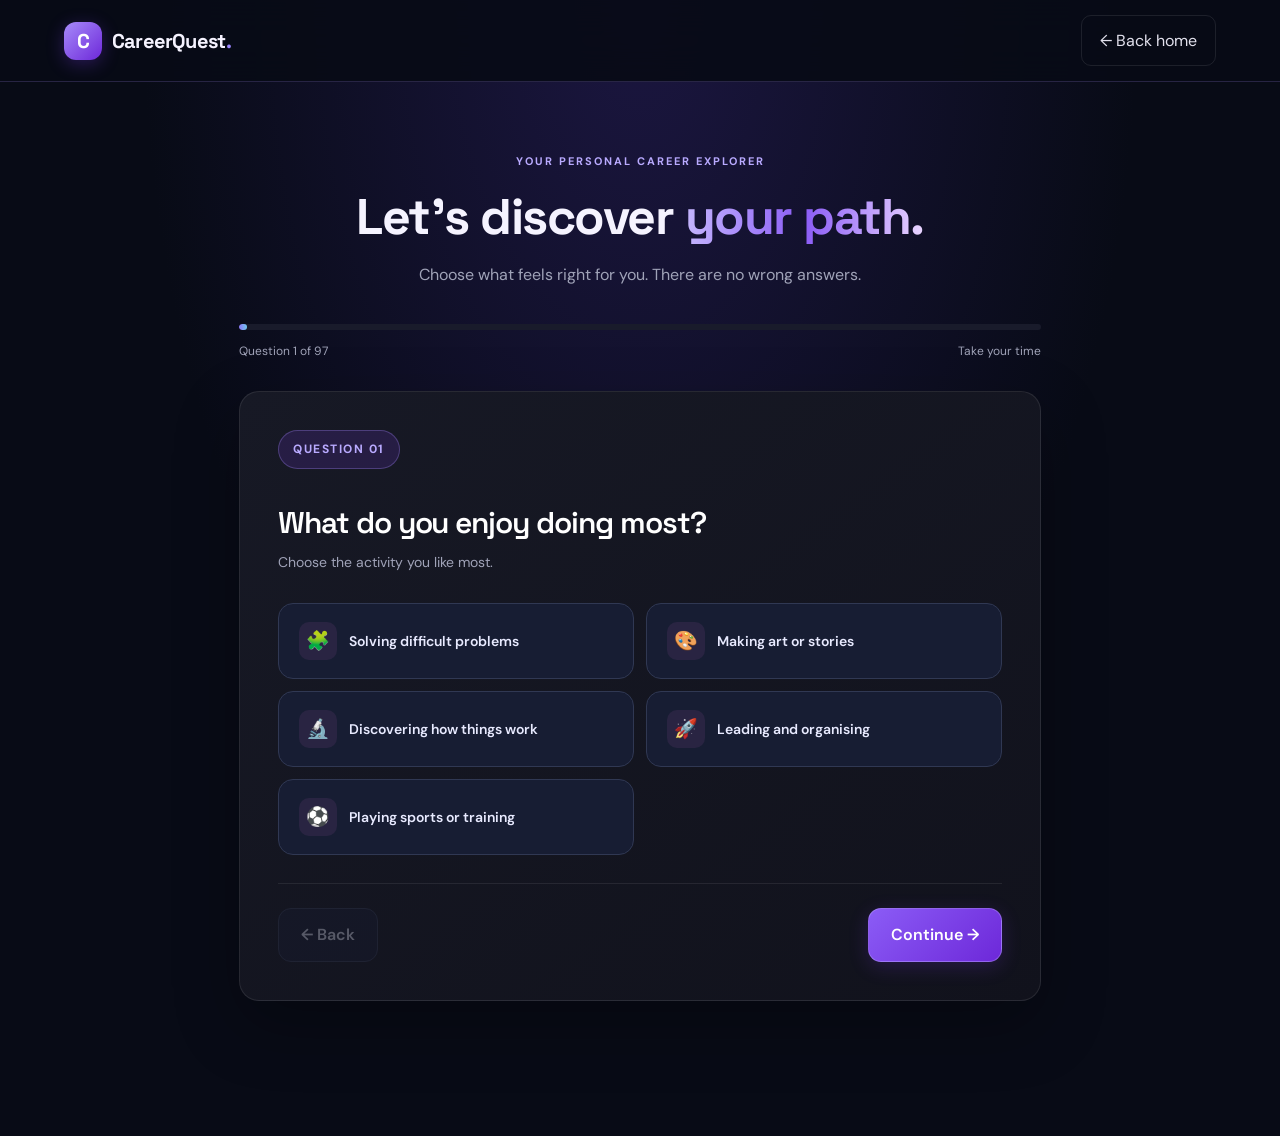
<file: quiz.html>
<!DOCTYPE html>
<html lang="en">
<head>
  <meta charset="UTF-8">
  <meta name="viewport" content="width=device-width, initial-scale=1.0">
  <title>Career Quiz — CareerQuest</title>
  <link rel="stylesheet" href="style.css">
  <style>
    .quiz-page {
      max-width: 850px;
      margin: 0 auto;
      padding: 65px 24px 100px;
    }

    .quiz-heading {
      text-align: center;
      margin-bottom: 36px;
    }

    .quiz-heading h1 {
      font: 700 clamp(34px, 5vw, 50px)/1.15 'Space Grotesk', sans-serif;
      letter-spacing: -1.5px;
      margin: 16px 0;
    }

    .quiz-heading p {
      color: var(--muted);
    }

    .progress-track {
      height: 6px;
      margin: 25px 0 12px;
      background: var(--surface-light);
      border-radius: 20px;
      overflow: hidden;
    }

    .progress-fill {
      height: 100%;
      width: 25%;
      background: linear-gradient(90deg, #8d78f9, #71c9ed);
      border-radius: 20px;
      transition: width .3s;
    }

    .progress-label {
      display: flex;
      justify-content: space-between;
      color: var(--muted);
      font-size: 12px;
    }

    .quiz-card {
      margin-top: 30px;
      padding: clamp(22px, 5vw, 38px);
      border: 1px solid var(--border);
      border-radius: 20px;
      background: linear-gradient(145deg, #171925, #11121c);
    }

    .question-number {
      color: #b9aaff;
      font-size: 12px;
      font-weight: 700;
      letter-spacing: 1.5px;
    }

    .quiz-card h2 {
      font: 600 clamp(23px, 4vw, 30px) 'Space Grotesk', sans-serif;
      margin: 12px 0 8px;
    }

    .question-hint {
      color: var(--muted);
      font-size: 14px;
      margin-bottom: 25px;
    }

    .options-grid {
      display: grid;
      grid-template-columns: repeat(2, minmax(0, 1fr));
      gap: 12px;
    }

    .option {
      display: flex;
      align-items: center;
      gap: 12px;
      min-height: 70px;
      padding: 15px;
      color: var(--text);
      text-align: left;
      background: #191b29;
      border: 1px solid var(--border);
      border-radius: 12px;
      transition: .2s;
    }

    .option:hover {
      border-color: #9b87ff;
      transform: translateY(-2px);
    }

    .option.selected {
      background: rgba(139,119,249,.14);
      border-color: #9b87ff;
    }

    .option-symbol {
      display: grid;
      place-items: center;
      width: 38px;
      height: 38px;
      flex-shrink: 0;
      border-radius: 10px;
      background: #292442;
      font-size: 19px;
    }

    .option-text {
      font-size: 14px;
      font-weight: 600;
    }

    .quiz-controls {
      display: flex;
      justify-content: space-between;
      gap: 12px;
      margin-top: 28px;
    }

    .back-button {
      padding: 12px 20px;
      border: 1px solid var(--border);
      border-radius: 10px;
      background: transparent;
      color: white;
    }

    .back-button:disabled {
      opacity: .35;
      cursor: not-allowed;
    }

    .quiz-error {
      color: #ff9eae;
      font-size: 13px;
      margin-top: 14px;
    }

    .result-list {
      display: grid;
      gap: 12px;
      margin-top: 25px;
    }

    .result-item {
      padding: 20px;
      border: 1px solid var(--border);
      border-radius: 13px;
      background: #191b29;
    }

    .result-item h3 {
      margin-bottom: 5px;
    }

    .result-item p {
      color: var(--muted);
      font-size: 13px;
    }

    .match-label {
      color: #b9aaff;
      font-size: 12px;
      margin-top: 10px;
    }

    .hidden {
      display: none !important;
    }

    @media (max-width: 540px) {
      .options-grid {
        grid-template-columns: 1fr;
      }

      .quiz-page {
        padding-top: 40px;
      }
    }

/* CareerQuest results redesign */
.results-card {
  overflow: hidden;
}

.results-header {
  text-align: center;
  padding: 18px 0 28px;
}

.results-header .eyebrow {
  display: inline-block;
  margin-bottom: 14px;
  letter-spacing: 2px;
}

.results-header h2 {
  font-size: clamp(28px, 5vw, 42px);
  line-height: 1.15;
  margin: 8px 0 14px;
}

.results-header .question-hint {
  max-width: 560px;
  margin: 0 auto;
  line-height: 1.7;
  opacity: 0.8;
}

.results-summary {
  display: flex;
  align-items: center;
  gap: 15px;
  padding: 18px;
  margin-bottom: 22px;
  border: 1px solid rgba(160, 130, 255, 0.28);
  border-radius: 18px;
  background: linear-gradient(
    135deg,
    rgba(130, 90, 255, 0.13),
    rgba(80, 220, 190, 0.07)
  );
}

.summary-icon {
  display: grid;
  place-items: center;
  width: 48px;
  height: 48px;
  flex-shrink: 0;
  border-radius: 14px;
  background: rgba(150, 120, 255, 0.18);
  font-size: 27px;
}

.results-summary h3 {
  margin: 0 0 5px;
  font-size: 17px;
}

.results-summary p {
  margin: 0;
  opacity: 0.72;
  font-size: 14px;
}

.results-footer {
  margin-top: 28px;
  padding-top: 20px;
  border-top: 1px solid rgba(150, 150, 180, 0.2);
}

.results-footer > p {
  text-align: center;
  font-size: 14px;
  opacity: 0.8;
  margin-bottom: 20px;
}

.results-footer .quiz-controls {
  display: flex;
  flex-wrap: wrap;
  justify-content: center;
  gap: 12px;
}

.results-footer .quiz-controls > * {
  min-width: 140px;
  text-align: center;
}

@media (max-width: 480px) {
  .results-summary {
    align-items: flex-start;
    padding: 14px;
  }

  .results-footer .quiz-controls {
    flex-direction: column;
  }

  .results-footer .quiz-controls > * {
    width: 100%;
  }
}

/* Premium career result cards */
.result-list {
  display: grid;
  grid-template-columns: repeat(auto-fit, minmax(240px, 1fr));
  gap: 18px;
  margin-top: 25px;
}

.result-item {
  position: relative;
  padding: 25px;
  border-radius: 20px;
  border: 1px solid rgba(160, 130, 255, 0.25);
  background: linear-gradient(
    145deg,
    rgba(120, 90, 200, 0.12),
    rgba(35, 45, 75, 0.25)
  );
  transition: transform 0.25s ease, border-color 0.25s ease,
    box-shadow 0.25s ease;
}

.result-item:hover {
  transform: translateY(-5px);
  border-color: rgba(160, 130, 255, 0.7);
  box-shadow: 0 12px 32px rgba(100, 70, 200, 0.16);
}

.result-item h3 {
  margin: 0 0 12px;
  font-size: 21px;
  line-height: 1.35;
  letter-spacing: -0.3px;
}

.result-item p {
  line-height: 1.75;
  opacity: 0.82;
  margin: 0 0 20px;
}

.match-label {
  display: inline-block;
  padding: 8px 12px;
  border-radius: 10px;
  border: 1px solid rgba(80, 220, 190, 0.25);
  background: rgba(80, 220, 190, 0.09);
  font-size: 12px;
  line-height: 1.5;
  font-weight: 600;
}

@media (max-width: 480px) {
  .result-item {
    padding: 20px;
  }

  .result-item h3 {
    font-size: 19px;
  }
}

  </style>
</head>
<body>
  <header class="navbar">
    <a href="index.html" class="logo">
      <span class="logo-icon">C</span>
      CareerQuest<span class="dot">.</span>
    </a>
    <a href="index.html" class="secondary-button">← Back home</a>
  </header>

  <main class="quiz-page">
    <div class="quiz-heading">
      <span class="eyebrow">YOUR PERSONAL CAREER EXPLORER</span>
      <h1>Let's discover <span class="gradient-text">your path.</span></h1>
      <p>Choose what feels right for you. There are no wrong answers.</p>
    </div>

    <div id="quizArea">
      <div class="progress-track">
        <div class="progress-fill" id="progressFill"></div>
      </div>

      <div class="progress-label">
        <span id="progressText">Question 1 of 4</span>
        <span>Take your time</span>
      </div>

      <section class="quiz-card">
        <div class="question-number" id="questionNumber">QUESTION 01</div>
        <h2 id="questionTitle"></h2>
        <p class="question-hint" id="questionHint"></p>
        <div class="options-grid" id="optionsGrid"></div>
        <p class="quiz-error hidden" id="quizError" role="alert"></p>

        <div class="quiz-controls">
          <button class="back-button" id="backButton">← Back</button>
          <button class="primary-button" id="nextButton">Continue →</button>
        </div>
      </section>
    </div>


<section class="quiz-card results-card hidden" id="resultsArea">
  <div class="results-header">
    <span class="eyebrow">✦ YOUR CAREER DISCOVERY</span>
    <h2>Your future has possibilities.</h2>
    <p class="question-hint">
      Discover careers that match your interests, explore new paths,
      and take your next step with confidence.
    </p>
  </div>

  <div class="results-summary">
    <span class="summary-icon">✧</span>
    <div>
      <h3>Your personal career matches</h3>
      <p>Based on your answers and interests</p>
    </div>
  </div>

  <div class="result-list" id="resultList"></div>

  <div class="results-footer">
    <p>✨ Remember: your interests can grow as you do.</p>
    <div class="quiz-controls">
      <button class="back-button" id="restartButton">
        ↻ Start again
      </button>
      <a href="index.html" class="primary-button">
        Back home →
      </a>
    </div>
  </div>
</section>


  <script>
  
const questions = [

  {
    title: "What do you enjoy doing most?",
    hint: "Choose the activity you like most.",
    options: [
      { text: "Solving difficult problems", icon: "🧩", field: "technology" },
      { text: "Making art or stories", icon: "🎨", field: "creative" },
      { text: "Discovering how things work", icon: "🔬", field: "science" },
      { text: "Leading and organising", icon: "🚀", field: "business" },
      { text: "Playing sports or training", icon: "⚽", field: "physical" }
    ]
  },
  {
    title: "Which school activity sounds best?",
    hint: "Think about what makes you curious.",
    options: [
      { text: "Building a computer project", icon: "💻", field: "technology" },
      { text: "Drawing a poster", icon: "🖌️", field: "creative" },
      { text: "Doing a science experiment", icon: "🧪", field: "science" },
      { text: "Planning a school event", icon: "📋", field: "business" },
      { text: "Taking part in a sports match", icon: "🏆", field: "physical" }
    ]
  },
  {
    title: "Which problem would you like to solve?",
    hint: "Pick the problem that interests you.",
    options: [
      { text: "Fixing a computer program", icon: "⌨️", field: "technology" },
      { text: "Designing a better logo", icon: "✏️", field: "creative" },
      { text: "Finding a scientific discovery", icon: "🔭", field: "science" },
      { text: "Helping a company grow", icon: "📈", field: "business" },
      { text: "Improving an athlete's performance", icon: "🏃", field: "physical" }
    ]
  },
  {
    title: "Which tool would you most like to use?",
    hint: "Imagine trying something new.",
    options: [
      { text: "A coding editor", icon: "💻", field: "technology" },
      { text: "A digital drawing tablet", icon: "🖊️", field: "creative" },
      { text: "A laboratory microscope", icon: "🔬", field: "science" },
      { text: "A business planning board", icon: "🗂️", field: "business" },
      { text: "Sports training equipment", icon: "🏋️", field: "physical" }
    ]
  },
  {
    title: "What would you like to create?",
    hint: "Choose something you would enjoy making.",
    options: [
      { text: "A useful mobile app", icon: "📱", field: "technology" },
      { text: "A comic or animated film", icon: "🎬", field: "creative" },
      { text: "A new scientific model", icon: "🧬", field: "science" },
      { text: "A successful company", icon: "🏢", field: "business" },
      { text: "A new fitness training plan", icon: "💪", field: "physical" }
    ]
  },
  {
    title: "Which topic would you explore for hours?",
    hint: "Think about what holds your attention.",
    options: [
      { text: "Robots and computers", icon: "🤖", field: "technology" },
      { text: "Movies and visual design", icon: "🎨", field: "creative" },
      { text: "Space and nature", icon: "🌌", field: "science" },
      { text: "Money and companies", icon: "💰", field: "business" },
      { text: "Sports and human movement", icon: "⚽", field: "physical" }
    ]
  },
  {
    title: "What kind of challenge do you prefer?",
    hint: "Choose the challenge that excites you.",
    options: [
      { text: "Finding a technical solution", icon: "🧠", field: "technology" },
      { text: "Making something original", icon: "🌈", field: "creative" },
      { text: "Testing a theory", icon: "🧪", field: "science" },
      { text: "Reaching a business goal", icon: "🎯", field: "business" },
      { text: "Beating a personal fitness record", icon: "🏅", field: "physical" }
    ]
  },
  {
    title: "Which team role suits you?",
    hint: "Imagine working with other people.",
    options: [
      { text: "The person who builds the system", icon: "⚙️", field: "technology" },
      { text: "The person with creative ideas", icon: "💡", field: "creative" },
      { text: "The person who researches facts", icon: "🔍", field: "science" },
      { text: "The person who manages the plan", icon: "📊", field: "business" },
      { text: "The person who coaches the team", icon: "🏃", field: "physical" }
    ]
  },
  {
    title: "Which result would make you proud?",
    hint: "Think about the achievement you value.",
    options: [
      { text: "An app people love using", icon: "📲", field: "technology" },
      { text: "Artwork people admire", icon: "🖼️", field: "creative" },
      { text: "A discovery that teaches us more", icon: "🌍", field: "science" },
      { text: "A business that succeeds", icon: "🏆", field: "business" },
      { text: "Winning a sports competition", icon: "🥇", field: "physical" }
    ]
  },
  {
    title: "Which workplace sounds interesting?",
    hint: "Imagine where you might enjoy working.",
    options: [
      { text: "A technology company", icon: "🖥️", field: "technology" },
      { text: "A design or film studio", icon: "🎥", field: "creative" },
      { text: "A research laboratory", icon: "🔬", field: "science" },
      { text: "A company office", icon: "🏙️", field: "business" },
      { text: "A stadium or training centre", icon: "🏟️", field: "physical" }
    ]
  },
  {
    title: "What would you enjoy learning?",
    hint: "Choose a skill you would like to develop.",
    options: [
      { text: "Programming", icon: "👨‍💻", field: "technology" },
      { text: "Photography", icon: "📷", field: "creative" },
      { text: "Chemistry", icon: "⚗️", field: "science" },
      { text: "Marketing", icon: "📣", field: "business" },
      { text: "Sports coaching", icon: "📋", field: "physical" }
    ]
  },
  {
    title: "Which project would you choose?",
    hint: "Imagine choosing your own project.",
    options: [
      { text: "Build a simple game", icon: "🎮", field: "technology" },
      { text: "Create a music video", icon: "🎵", field: "creative" },
      { text: "Study plants and animals", icon: "🌱", field: "science" },
      { text: "Launch a small shop", icon: "🛍️", field: "business" },
      { text: "Organise a sports tournament", icon: "🏆", field: "physical" }
    ]
  },
  {
    title: "Which subject would you like to investigate?",
    hint: "Choose what you would like to understand better.",
    options: [
      { text: "How computer networks work", icon: "🌐", field: "technology" },
      { text: "How stories affect people", icon: "📚", field: "creative" },
      { text: "How the human body works", icon: "🧬", field: "science" },
      { text: "How people buy products", icon: "🛒", field: "business" },
      { text: "How athletes build strength", icon: "💪", field: "physical" }
    ]
  },
  {
    title: "What would you like to improve?",
    hint: "Choose an ability you would enjoy practising.",
    options: [
      { text: "Logical thinking", icon: "🧩", field: "technology" },
      { text: "Creative expression", icon: "🎨", field: "creative" },
      { text: "Observation and research", icon: "🔎", field: "science" },
      { text: "Communication and leadership", icon: "🤝", field: "business" },
      { text: "Speed and coordination", icon: "🏃", field: "physical" }
    ]
  },
  {
    title: "Which competition sounds exciting?",
    hint: "Imagine entering a contest.",
    options: [
      { text: "A coding competition", icon: "💻", field: "technology" },
      { text: "An art competition", icon: "🎨", field: "creative" },
      { text: "A science fair", icon: "🔬", field: "science" },
      { text: "A business pitch contest", icon: "🎤", field: "business" },
      { text: "A sports championship", icon: "🏅", field: "physical" }
    ]
  },
  {
    title: "Which type of thinking do you enjoy?",
    hint: "Choose how you like to approach tasks.",
    options: [
      { text: "Logical and systematic thinking", icon: "⚙️", field: "technology" },
      { text: "Imaginative and visual thinking", icon: "🌈", field: "creative" },
      { text: "Evidence-based thinking", icon: "🔬", field: "science" },
      { text: "Strategic and practical thinking", icon: "♟️", field: "business" },
      { text: "Tactical thinking during sport", icon: "⚽", field: "physical" }
    ]
  },
  {
    title: "What would you most like to design?",
    hint: "Pick something you would love to plan.",
    options: [
      { text: "A computer system", icon: "🖥️", field: "technology" },
      { text: "A character or costume", icon: "👗", field: "creative" },
      { text: "A scientific experiment", icon: "🧪", field: "science" },
      { text: "A product launch", icon: "📦", field: "business" },
      { text: "A fitness programme", icon: "🏋️", field: "physical" }
    ]
  },
  {
    title: "Which kind of achievement interests you?",
    hint: "Think about the impact you want to make.",
    options: [
      { text: "Making technology easier to use", icon: "📱", field: "technology" },
      { text: "Making people feel through art", icon: "🎭", field: "creative" },
      { text: "Finding answers to difficult questions", icon: "🔭", field: "science" },
      { text: "Helping an organisation succeed", icon: "📈", field: "business" },
      { text: "Helping people become fitter", icon: "💪", field: "physical" }
    ]
  },
  {
    title: "Which activity would you choose after school?",
    hint: "Pick the activity you would look forward to.",
    options: [
      { text: "Trying a coding challenge", icon: "⌨️", field: "technology" },
      { text: "Writing or drawing", icon: "✍️", field: "creative" },
      { text: "Watching a science demonstration", icon: "🧫", field: "science" },
      { text: "Planning a project with friends", icon: "🗂️", field: "business" },
      { text: "Playing football or another sport", icon: "⚽", field: "physical" }
    ]
  },
  {
    title: "Which invention would you like to help create?",
    hint: "Imagine building something useful.",
    options: [
      { text: "A helpful robot", icon: "🤖", field: "technology" },
      { text: "An immersive animated world", icon: "🎬", field: "creative" },
      { text: "A cleaner energy solution", icon: "🌱", field: "science" },
      { text: "A service that helps customers", icon: "💼", field: "business" },
      { text: "Equipment that improves sports training", icon: "🏋️", field: "physical" }
    ]
  },
  {
    title: "What would you enjoy explaining to others?",
    hint: "Choose a topic you would enjoy sharing.",
    options: [
      { text: "How an app or device works", icon: "📱", field: "technology" },
      { text: "How to make art or music", icon: "🎨", field: "creative" },
      { text: "A fascinating fact about nature", icon: "🌿", field: "science" },
      { text: "How to plan a project", icon: "📊", field: "business" },
      { text: "How to practise a sport", icon: "🏀", field: "physical" }
    ]
  },
  {
    title: "Which kind of progress motivates you?",
    hint: "Think about what makes you want to keep going.",
    options: [
      { text: "A program working correctly", icon: "✅", field: "technology" },
      { text: "A design looking better", icon: "🖌️", field: "creative" },
      { text: "An experiment revealing a pattern", icon: "📈", field: "science" },
      { text: "A project reaching its goal", icon: "🎯", field: "business" },
      { text: "Getting stronger or faster", icon: "🏃", field: "physical" }
    ]
  },
  {
    title: "Which kind of news would you read first?",
    hint: "Choose the headline that catches your attention.",
    options: [
      { text: "A breakthrough in artificial intelligence", icon: "🤖", field: "technology" },
      { text: "A new film or game release", icon: "🎮", field: "creative" },
      { text: "A discovery about space", icon: "🚀", field: "science" },
      { text: "A new company becoming successful", icon: "📈", field: "business" },
      { text: "A major sports final", icon: "🏆", field: "physical" }
    ]
  },
  {
    title: "Which task sounds most satisfying?",
    hint: "Imagine finishing a difficult task.",
    options: [
      { text: "Finding and fixing a software bug", icon: "🐞", field: "technology" },
      { text: "Finishing an illustration", icon: "🖼️", field: "creative" },
      { text: "Completing a careful experiment", icon: "🧪", field: "science" },
      { text: "Negotiating a good agreement", icon: "🤝", field: "business" },
      { text: "Mastering a difficult sports skill", icon: "⚽", field: "physical" }
    ]
  },
  {
    title: "Which future role sounds most interesting?",
    hint: "Choose the role you would like to explore.",
    options: [
      { text: "Software developer", icon: "💻", field: "technology" },
      { text: "Graphic designer", icon: "🎨", field: "creative" },
      { text: "Research scientist", icon: "🔬", field: "science" },
      { text: "Business manager", icon: "📊", field: "business" },
      { text: "Sports coach", icon: "🏅", field: "physical" }
    ]
  },

  {
    title: "How would you like to help people?",
    hint: "Choose the kind of help you would enjoy giving.",
    options: [
      { text: "Build useful digital tools", icon: "💻", field: "technology" },
      { text: "Share ideas through art", icon: "🎨", field: "creative" },
      { text: "Discover ways to improve health", icon: "🔬", field: "science" },
      { text: "Help people run projects", icon: "🤝", field: "business" },
      { text: "Help people improve fitness", icon: "🏃", field: "physical" }
    ]
  },
  {
    title: "Which kind of information do you enjoy?",
    hint: "Think about what you like to learn from.",
    options: [
      { text: "Computer data and code", icon: "🖥️", field: "technology" },
      { text: "Images and visual stories", icon: "🖼️", field: "creative" },
      { text: "Facts and experiment results", icon: "🧪", field: "science" },
      { text: "Sales and market trends", icon: "📊", field: "business" },
      { text: "Scores and performance records", icon: "🏆", field: "physical" }
    ]
  },
  {
    title: "What would you like to make easier?",
    hint: "Choose a problem you would enjoy improving.",
    options: [
      { text: "Using computers and apps", icon: "📱", field: "technology" },
      { text: "Understanding a story or design", icon: "🎭", field: "creative" },
      { text: "Understanding nature", icon: "🌍", field: "science" },
      { text: "Managing time and money", icon: "💰", field: "business" },
      { text: "Learning sports techniques", icon: "⚽", field: "physical" }
    ]
  },
  {
    title: "Which tool would you like to master?",
    hint: "Imagine practising until you become skilled.",
    options: [
      { text: "A programming language", icon: "⌨️", field: "technology" },
      { text: "A drawing or editing tool", icon: "✏️", field: "creative" },
      { text: "A scientific instrument", icon: "🔬", field: "science" },
      { text: "A budgeting spreadsheet", icon: "📈", field: "business" },
      { text: "Sports or fitness equipment", icon: "🏋️", field: "physical" }
    ]
  },
  {
    title: "Which result would you like to measure?",
    hint: "Choose the progress you would enjoy tracking.",
    options: [
      { text: "How fast software runs", icon: "⚡", field: "technology" },
      { text: "How clearly a design communicates", icon: "🎨", field: "creative" },
      { text: "How accurate an experiment is", icon: "🧪", field: "science" },
      { text: "How well a business performs", icon: "📊", field: "business" },
      { text: "How fast or strong an athlete becomes", icon: "💪", field: "physical" }
    ]
  },
  {
    title: "Which kind of event would you attend?",
    hint: "Pick the event you would be excited to visit.",
    options: [
      { text: "A technology exhibition", icon: "🤖", field: "technology" },
      { text: "An art or film festival", icon: "🎬", field: "creative" },
      { text: "A science exhibition", icon: "🔭", field: "science" },
      { text: "A business conference", icon: "💼", field: "business" },
      { text: "A live sports event", icon: "🏟️", field: "physical" }
    ]
  },
  {
    title: "What would you like to understand deeply?",
    hint: "Choose a topic you would explore for a long time.",
    options: [
      { text: "How artificial intelligence works", icon: "🤖", field: "technology" },
      { text: "How animation is created", icon: "🎞️", field: "creative" },
      { text: "How living things evolve", icon: "🧬", field: "science" },
      { text: "How companies make decisions", icon: "📊", field: "business" },
      { text: "How the body performs during exercise", icon: "🏃", field: "physical" }
    ]
  },
  {
    title: "Which responsibility sounds enjoyable?",
    hint: "Imagine being trusted with an important task.",
    options: [
      { text: "Keeping a computer system working", icon: "🖥️", field: "technology" },
      { text: "Creating the look of a project", icon: "🖌️", field: "creative" },
      { text: "Checking research results", icon: "🔍", field: "science" },
      { text: "Organising people and resources", icon: "📋", field: "business" },
      { text: "Planning training sessions", icon: "🏋️", field: "physical" }
    ]
  },
  {
    title: "Which subject would you like to combine with maths?",
    hint: "Think about how maths could be used in a career.",
    options: [
      { text: "Computing and algorithms", icon: "💻", field: "technology" },
      { text: "Design and animation", icon: "🎨", field: "creative" },
      { text: "Physics and research", icon: "🪐", field: "science" },
      { text: "Finance and economics", icon: "💹", field: "business" },
      { text: "Sports statistics and performance", icon: "📈", field: "physical" }
    ]
  },
  {
    title: "Which kind of product would you like to improve?",
    hint: "Choose something you would enjoy making better.",
    options: [
      { text: "A mobile app", icon: "📱", field: "technology" },
      { text: "A video game character", icon: "🎮", field: "creative" },
      { text: "A scientific testing device", icon: "🔬", field: "science" },
      { text: "A shop or online service", icon: "🛍️", field: "business" },
      { text: "Sports shoes or training gear", icon: "👟", field: "physical" }
    ]
  },
  {
    title: "How do you prefer to practise a skill?",
    hint: "Choose the learning method you enjoy most.",
    options: [
      { text: "Building small projects", icon: "🧑‍💻", field: "technology" },
      { text: "Trying different creative styles", icon: "🎨", field: "creative" },
      { text: "Testing ideas and recording results", icon: "🧪", field: "science" },
      { text: "Planning and reviewing goals", icon: "🎯", field: "business" },
      { text: "Repeating movements and exercises", icon: "🏃", field: "physical" }
    ]
  },
  {
    title: "Which kind of question makes you curious?",
    hint: "Choose the question you would most like to answer.",
    options: [
      { text: "Can this task be automated?", icon: "🤖", field: "technology" },
      { text: "How can this story be more powerful?", icon: "📖", field: "creative" },
      { text: "What evidence explains this result?", icon: "🔬", field: "science" },
      { text: "Why do customers choose this product?", icon: "🛒", field: "business" },
      { text: "What helps an athlete improve?", icon: "🏅", field: "physical" }
    ]
  },
  {
    title: "Which kind of improvement sounds rewarding?",
    hint: "Imagine seeing the results of your effort.",
    options: [
      { text: "Making software more reliable", icon: "🛠️", field: "technology" },
      { text: "Making a design more appealing", icon: "✨", field: "creative" },
      { text: "Making a measurement more accurate", icon: "📏", field: "science" },
      { text: "Making a team more productive", icon: "📊", field: "business" },
      { text: "Making a movement more efficient", icon: "🏃", field: "physical" }
    ]
  },
  {
    title: "Which kind of professional would you like to meet?",
    hint: "Choose someone whose work interests you.",
    options: [
      { text: "A software engineer", icon: "💻", field: "technology" },
      { text: "A film director", icon: "🎬", field: "creative" },
      { text: "A wildlife researcher", icon: "🦁", field: "science" },
      { text: "An entrepreneur", icon: "🚀", field: "business" },
      { text: "A professional athlete", icon: "🏆", field: "physical" }
    ]
  },
  {
    title: "Which activity would you like to lead?",
    hint: "Think about organising something with others.",
    options: [
      { text: "A coding project", icon: "💻", field: "technology" },
      { text: "A creative production", icon: "🎭", field: "creative" },
      { text: "A research project", icon: "🔬", field: "science" },
      { text: "A fundraising or sales campaign", icon: "📣", field: "business" },
      { text: "A sports team practice", icon: "⚽", field: "physical" }
    ]
  },
  {
    title: "What would you most like to study online?",
    hint: "Choose a course you would be excited to start.",
    options: [
      { text: "Web or app development", icon: "🌐", field: "technology" },
      { text: "Digital art or music", icon: "🎨", field: "creative" },
      { text: "Astronomy or biology", icon: "🔭", field: "science" },
      { text: "Entrepreneurship or marketing", icon: "📈", field: "business" },
      { text: "Exercise science or coaching", icon: "🏋️", field: "physical" }
    ]
  },
  {
    title: "Which kind of detail do you notice first?",
    hint: "Think about what catches your attention.",
    options: [
      { text: "A technical error", icon: "🐞", field: "technology" },
      { text: "A colour or layout choice", icon: "🎨", field: "creative" },
      { text: "A pattern in nature", icon: "🌿", field: "science" },
      { text: "A change in prices or demand", icon: "💰", field: "business" },
      { text: "A movement or playing technique", icon: "⚽", field: "physical" }
    ]
  },
  {
    title: "Which type of work would you like to try?",
    hint: "Imagine a short work experience placement.",
    options: [
      { text: "Testing a website", icon: "🖥️", field: "technology" },
      { text: "Helping with a photo shoot", icon: "📷", field: "creative" },
      { text: "Helping in a research lab", icon: "🧪", field: "science" },
      { text: "Helping a business team", icon: "🤝", field: "business" },
      { text: "Helping at a sports academy", icon: "🏟️", field: "physical" }
    ]
  },
  {
    title: "Which challenge would you accept first?",
    hint: "Choose the task you would be keen to attempt.",
    options: [
      { text: "Create a basic website", icon: "🌐", field: "technology" },
      { text: "Design a book cover", icon: "📚", field: "creative" },
      { text: "Build a simple science model", icon: "🧬", field: "science" },
      { text: "Plan a product advertisement", icon: "📣", field: "business" },
      { text: "Create a warm-up routine", icon: "🏃", field: "physical" }
    ]
  },
  {
    title: "What would you like people to remember about your work?",
    hint: "Think about the quality you want your work to show.",
    options: [
      { text: "It was clever and useful", icon: "💡", field: "technology" },
      { text: "It was original and expressive", icon: "🌈", field: "creative" },
      { text: "It was accurate and informative", icon: "🔬", field: "science" },
      { text: "It achieved a clear goal", icon: "🎯", field: "business" },
      { text: "It improved performance", icon: "🏅", field: "physical" }
    ]
  },
  {
    title: "Which work setting would suit your energy?",
    hint: "Imagine a normal working day.",
    options: [
      { text: "Solving tasks at a computer", icon: "💻", field: "technology" },
      { text: "Creating in a lively studio", icon: "🎨", field: "creative" },
      { text: "Investigating in a lab or outdoors", icon: "🌍", field: "science" },
      { text: "Working with people and plans", icon: "🤝", field: "business" },
      { text: "Being active on a field or court", icon: "⚽", field: "physical" }
    ]
  },
  {
    title: "Which kind of feedback helps you most?",
    hint: "Choose the feedback you would find useful.",
    options: [
      { text: "A test showing what works", icon: "🧪", field: "technology" },
      { text: "Suggestions to improve my style", icon: "🖌️", field: "creative" },
      { text: "Evidence that supports my idea", icon: "📚", field: "science" },
      { text: "Advice on reaching a goal", icon: "🎯", field: "business" },
      { text: "Tips to improve my technique", icon: "🏃", field: "physical" }
    ]
  },
  {
    title: "Which kind of change would you like to create?",
    hint: "Choose the impact you would find meaningful.",
    options: [
      { text: "Make digital tools more helpful", icon: "📱", field: "technology" },
      { text: "Bring new stories to life", icon: "🎬", field: "creative" },
      { text: "Help explain the natural world", icon: "🌎", field: "science" },
      { text: "Help organisations grow responsibly", icon: "🌱", field: "business" },
      { text: "Help people stay active and healthy", icon: "💪", field: "physical" }
    ]
  },
  {
    title: "Which career skill would you practise first?",
    hint: "Choose a skill you would like to try this week.",
    options: [
      { text: "Writing a small program", icon: "⌨️", field: "technology" },
      { text: "Creating a digital illustration", icon: "🖼️", field: "creative" },
      { text: "Recording an experiment", icon: "🧪", field: "science" },
      { text: "Making a simple business plan", icon: "📋", field: "business" },
      { text: "Learning a new sports drill", icon: "⚽", field: "physical" }
    ]
  },

  {
    title: "Which task would you enjoy doing on a computer?",
    hint: "Choose the task that sounds most interesting.",
    options: [
      { text: "Writing code to solve a problem", icon: "💻", field: "technology" },
      { text: "Editing images or videos", icon: "🎨", field: "creative" },
      { text: "Analysing scientific data", icon: "🔬", field: "science" },
      { text: "Preparing a business report", icon: "📊", field: "business" },
      { text: "Studying sports performance", icon: "🏅", field: "physical" }
    ]
  },
  {
    title: "Which kind of goal would motivate you?",
    hint: "Think about what makes you excited to improve.",
    options: [
      { text: "Building a useful digital tool", icon: "📱", field: "technology" },
      { text: "Creating an impressive artwork", icon: "🖼️", field: "creative" },
      { text: "Answering a difficult research question", icon: "🧪", field: "science" },
      { text: "Growing a successful project", icon: "📈", field: "business" },
      { text: "Improving a personal sports record", icon: "🏃", field: "physical" }
    ]
  },
  {
    title: "Which problem would you investigate?",
    hint: "Pick the question you would enjoy exploring.",
    options: [
      { text: "Why an app keeps crashing", icon: "🐞", field: "technology" },
      { text: "Why a design attracts attention", icon: "🎨", field: "creative" },
      { text: "Why a plant grows differently", icon: "🌱", field: "science" },
      { text: "Why customers choose a product", icon: "🛒", field: "business" },
      { text: "Why an athlete gets tired", icon: "💪", field: "physical" }
    ]
  },
  {
    title: "Which activity would you enjoy teaching?",
    hint: "Choose something you might like to teach others.",
    options: [
      { text: "Basic programming", icon: "⌨️", field: "technology" },
      { text: "Drawing or photography", icon: "📷", field: "creative" },
      { text: "Simple science experiments", icon: "🔬", field: "science" },
      { text: "Planning and organising", icon: "📋", field: "business" },
      { text: "A sport or fitness exercise", icon: "⚽", field: "physical" }
    ]
  },
  {
    title: "Which kind of project would you enjoy researching?",
    hint: "Imagine spending time learning before you begin.",
    options: [
      { text: "A new software feature", icon: "💻", field: "technology" },
      { text: "A film's visual style", icon: "🎬", field: "creative" },
      { text: "A space mission", icon: "🚀", field: "science" },
      { text: "A company's customers", icon: "📊", field: "business" },
      { text: "An athlete's training routine", icon: "🏋️", field: "physical" }
    ]
  },
  {
    title: "What would you like to build with a team?",
    hint: "Choose a shared project you would enjoy.",
    options: [
      { text: "A website or mobile app", icon: "🌐", field: "technology" },
      { text: "An animated short film", icon: "🎞️", field: "creative" },
      { text: "A science exhibition model", icon: "🧬", field: "science" },
      { text: "A student-run business", icon: "🏪", field: "business" },
      { text: "A sports training programme", icon: "🏃", field: "physical" }
    ]
  },
  {
    title: "Which kind of mistake would you want to fix?",
    hint: "Think about what you would notice and improve.",
    options: [
      { text: "A program producing the wrong result", icon: "🐞", field: "technology" },
      { text: "A layout that looks confusing", icon: "🖌️", field: "creative" },
      { text: "An experiment with unreliable results", icon: "🧪", field: "science" },
      { text: "A plan that wastes resources", icon: "📉", field: "business" },
      { text: "A technique that causes poor performance", icon: "⚽", field: "physical" }
    ]
  },
  {
    title: "Which kind of information would you present?",
    hint: "Imagine explaining your work to an audience.",
    options: [
      { text: "How a new technology works", icon: "🤖", field: "technology" },
      { text: "The meaning behind an artwork", icon: "🎨", field: "creative" },
      { text: "The results of a scientific study", icon: "🔬", field: "science" },
      { text: "A plan for a new business idea", icon: "📈", field: "business" },
      { text: "An athlete's progress and results", icon: "🏆", field: "physical" }
    ]
  },
  {
    title: "Which kind of tool would you invent?",
    hint: "Choose a tool that could solve a real problem.",
    options: [
      { text: "A smarter digital assistant", icon: "🤖", field: "technology" },
      { text: "A creative design application", icon: "🎨", field: "creative" },
      { text: "A device for measuring nature", icon: "🔭", field: "science" },
      { text: "A tool for managing a small business", icon: "📊", field: "business" },
      { text: "A tool for tracking fitness", icon: "⌚", field: "physical" }
    ]
  },
  {
    title: "Which type of puzzle would you enjoy?",
    hint: "Pick the challenge you would try first.",
    options: [
      { text: "A logic or coding puzzle", icon: "🧩", field: "technology" },
      { text: "A visual design challenge", icon: "🖼️", field: "creative" },
      { text: "A puzzle about scientific patterns", icon: "🔍", field: "science" },
      { text: "A strategy or planning challenge", icon: "♟️", field: "business" },
      { text: "A sports tactics challenge", icon: "⚽", field: "physical" }
    ]
  },
  {
    title: "Which kind of customer would you like to help?",
    hint: "Think about who might benefit from your work.",
    options: [
      { text: "People who need better technology", icon: "📱", field: "technology" },
      { text: "People who need creative content", icon: "🎨", field: "creative" },
      { text: "People who need scientific information", icon: "📚", field: "science" },
      { text: "People starting a business", icon: "🚀", field: "business" },
      { text: "People improving their sports skills", icon: "🏅", field: "physical" }
    ]
  },
  {
    title: "Which achievement would you celebrate?",
    hint: "Choose the result that would feel rewarding.",
    options: [
      { text: "Launching working software", icon: "🚀", field: "technology" },
      { text: "Publishing a creative project", icon: "🎬", field: "creative" },
      { text: "Completing a useful study", icon: "🔬", field: "science" },
      { text: "Reaching a business target", icon: "🎯", field: "business" },
      { text: "Winning or completing a sports event", icon: "🏆", field: "physical" }
    ]
  },
  {
    title: "Which subject would you enjoy combining with art?",
    hint: "Think about careers that mix different skills.",
    options: [
      { text: "Computer graphics", icon: "💻", field: "technology" },
      { text: "Storytelling and illustration", icon: "📖", field: "creative" },
      { text: "Scientific diagrams", icon: "🧬", field: "science" },
      { text: "Advertising and branding", icon: "📣", field: "business" },
      { text: "Sports photography", icon: "📸", field: "physical" }
    ]
  },
  {
    title: "Which kind of data would you like to study?",
    hint: "Choose the data that interests you most.",
    options: [
      { text: "Website or app usage", icon: "📱", field: "technology" },
      { text: "Audience reactions to media", icon: "🎭", field: "creative" },
      { text: "Weather or space measurements", icon: "🌦️", field: "science" },
      { text: "Sales and customer behaviour", icon: "📊", field: "business" },
      { text: "Fitness and match statistics", icon: "⚽", field: "physical" }
    ]
  },
  {
    title: "Which kind of deadline would motivate you?",
    hint: "Imagine working toward a clear finish line.",
    options: [
      { text: "Getting an app ready to launch", icon: "📲", field: "technology" },
      { text: "Finishing a film or design", icon: "🎬", field: "creative" },
      { text: "Completing a research study", icon: "🔬", field: "science" },
      { text: "Preparing a business proposal", icon: "💼", field: "business" },
      { text: "Preparing for a competition", icon: "🏅", field: "physical" }
    ]
  },
  {
    title: "Which type of improvement would you measure?",
    hint: "Choose a result you would like to track.",
    options: [
      { text: "Software speed and reliability", icon: "⚙️", field: "technology" },
      { text: "Design clarity and appeal", icon: "🎨", field: "creative" },
      { text: "Accuracy of scientific results", icon: "🧪", field: "science" },
      { text: "Customer satisfaction and sales", icon: "📈", field: "business" },
      { text: "Strength, speed, or endurance", icon: "💪", field: "physical" }
    ]
  },
  {
    title: "Which role would you choose in a new project?",
    hint: "Pick the part you would like to handle.",
    options: [
      { text: "Build the technical system", icon: "🖥️", field: "technology" },
      { text: "Create the visual identity", icon: "🎨", field: "creative" },
      { text: "Research the evidence", icon: "🔎", field: "science" },
      { text: "Manage the budget and schedule", icon: "📋", field: "business" },
      { text: "Plan the physical activities", icon: "🏃", field: "physical" }
    ]
  },
  {
    title: "Which kind of story would you like to create?",
    hint: "Choose a story you would enjoy telling.",
    options: [
      { text: "A story about future technology", icon: "🤖", field: "technology" },
      { text: "A character-driven adventure", icon: "📚", field: "creative" },
      { text: "A documentary about nature", icon: "🌍", field: "science" },
      { text: "A story about building a company", icon: "🏢", field: "business" },
      { text: "A story about an athlete's journey", icon: "🏆", field: "physical" }
    ]
  },
  {
    title: "Which kind of risk would you like to manage?",
    hint: "Think about how you would prepare for problems.",
    options: [
      { text: "A cybersecurity risk", icon: "🔐", field: "technology" },
      { text: "A creative project changing direction", icon: "🎨", field: "creative" },
      { text: "An experiment producing unexpected results", icon: "🧪", field: "science" },
      { text: "A business spending more than planned", icon: "💰", field: "business" },
      { text: "An athlete getting injured", icon: "🩹", field: "physical" }
    ]
  },
  {
    title: "Which environment would you like to explore?",
    hint: "Choose a place where you would enjoy learning.",
    options: [
      { text: "A technology lab", icon: "💻", field: "technology" },
      { text: "A film or animation studio", icon: "🎞️", field: "creative" },
      { text: "A nature reserve or laboratory", icon: "🌿", field: "science" },
      { text: "A startup office", icon: "🚀", field: "business" },
      { text: "A sports academy", icon: "🏟️", field: "physical" }
    ]
  },
  {
    title: "Which kind of question would you ask a professional?",
    hint: "Imagine meeting someone who does work you admire.",
    options: [
      { text: "How do you build reliable software?", icon: "💻", field: "technology" },
      { text: "How do you develop creative ideas?", icon: "🎨", field: "creative" },
      { text: "How do you test a scientific theory?", icon: "🔬", field: "science" },
      { text: "How do you make good business decisions?", icon: "📊", field: "business" },
      { text: "How do you train for top performance?", icon: "🏃", field: "physical" }
    ]
  },
  {
    title: "Which type of success would inspire you?",
    hint: "Choose the example that would motivate you.",
    options: [
      { text: "A tool used by millions of people", icon: "📱", field: "technology" },
      { text: "A film loved by its audience", icon: "🎬", field: "creative" },
      { text: "A discovery that improves knowledge", icon: "🔭", field: "science" },
      { text: "A company solving a customer problem", icon: "🤝", field: "business" },
      { text: "An athlete reaching a personal best", icon: "🏅", field: "physical" }
    ]
  },
  {
    title: "Which task would you like to automate?",
    hint: "Think about a repeated task that could be easier.",
    options: [
      { text: "Sorting files or processing information", icon: "⚙️", field: "technology" },
      { text: "Organising photos or editing steps", icon: "📷", field: "creative" },
      { text: "Recording experiment measurements", icon: "🧪", field: "science" },
      { text: "Tracking orders and payments", icon: "🧾", field: "business" },
      { text: "Recording training results", icon: "⌚", field: "physical" }
    ]
  },
  {
    title: "Which skill would you most like to master over time?",
    hint: "Choose a skill you would enjoy practising for years.",
    options: [
      { text: "Advanced programming", icon: "💻", field: "technology" },
      { text: "Animation or visual design", icon: "🎨", field: "creative" },
      { text: "Scientific research", icon: "🔬", field: "science" },
      { text: "Leadership and negotiation", icon: "🤝", field: "business" },
      { text: "Sports coaching or athletic performance", icon: "🏆", field: "physical" }
    ]
  },

  {
    title: "Which kind of challenge would you enjoy solving for a client?",
    hint: "Imagine someone asks you for help with a project.",
    options: [
      { text: "Build a useful digital solution", icon: "💻", field: "technology" },
      { text: "Create an engaging visual design", icon: "🎨", field: "creative" },
      { text: "Investigate a technical or natural problem", icon: "🔬", field: "science" },
      { text: "Improve a business process", icon: "📊", field: "business" },
      { text: "Improve a sports training plan", icon: "🏃", field: "physical" }
    ]
  },
  {
    title: "Which kind of workspace would you set up?",
    hint: "Imagine creating a place for your best work.",
    options: [
      { text: "A computer and coding desk", icon: "🖥️", field: "technology" },
      { text: "An art and design studio", icon: "🖌️", field: "creative" },
      { text: "A science experiment space", icon: "🧪", field: "science" },
      { text: "A planning and meeting area", icon: "📋", field: "business" },
      { text: "A gym or sports practice area", icon: "🏋️", field: "physical" }
    ]
  },
  {
    title: "Which kind of question would you research online?",
    hint: "Pick the question you would search for first.",
    options: [
      { text: "How do computer games work?", icon: "🎮", field: "technology" },
      { text: "How are animated films made?", icon: "🎬", field: "creative" },
      { text: "How do stars form?", icon: "🌌", field: "science" },
      { text: "How do new companies find customers?", icon: "📈", field: "business" },
      { text: "How do athletes improve their stamina?", icon: "💪", field: "physical" }
    ]
  },
  {
    title: "Which kind of project would you present to a judge?",
    hint: "Imagine entering a project competition.",
    options: [
      { text: "A working software prototype", icon: "💻", field: "technology" },
      { text: "An original artwork or film", icon: "🎨", field: "creative" },
      { text: "A science investigation", icon: "🔬", field: "science" },
      { text: "A business idea with a plan", icon: "🚀", field: "business" },
      { text: "A sports performance demonstration", icon: "🏆", field: "physical" }
    ]
  },
  {
    title: "Which skill would you like to use every day?",
    hint: "Choose a skill you would enjoy using often.",
    options: [
      { text: "Logical problem-solving", icon: "🧩", field: "technology" },
      { text: "Visual storytelling", icon: "🎨", field: "creative" },
      { text: "Observation and analysis", icon: "🔍", field: "science" },
      { text: "Planning and decision-making", icon: "🎯", field: "business" },
      { text: "Movement and physical training", icon: "⚽", field: "physical" }
    ]
  },
  {
    title: "Which kind of expert would you like to become?",
    hint: "Think about a subject you would enjoy learning deeply.",
    options: [
      { text: "A technology expert", icon: "🤖", field: "technology" },
      { text: "A creative arts expert", icon: "🎭", field: "creative" },
      { text: "A science expert", icon: "🔬", field: "science" },
      { text: "A business expert", icon: "💼", field: "business" },
      { text: "A sports or fitness expert", icon: "🏅", field: "physical" }
    ]
  },
  {
    title: "Which task would you enjoy doing independently?",
    hint: "Imagine working quietly on your own.",
    options: [
      { text: "Writing and testing code", icon: "⌨️", field: "technology" },
      { text: "Drawing or writing a story", icon: "✍️", field: "creative" },
      { text: "Reading and analysing research", icon: "📚", field: "science" },
      { text: "Preparing a business strategy", icon: "♟️", field: "business" },
      { text: "Practising a sports technique", icon: "⚽", field: "physical" }
    ]
  },
  {
    title: "Which task would you enjoy doing with a group?",
    hint: "Imagine sharing ideas and working together.",
    options: [
      { text: "Building a technology project", icon: "💻", field: "technology" },
      { text: "Producing a creative performance", icon: "🎭", field: "creative" },
      { text: "Running a group experiment", icon: "🧪", field: "science" },
      { text: "Planning a business event", icon: "📋", field: "business" },
      { text: "Playing in a team match", icon: "⚽", field: "physical" }
    ]
  },
  {
    title: "Which kind of progress report would interest you?",
    hint: "Choose the results you would most like to review.",
    options: [
      { text: "Software performance results", icon: "⚙️", field: "technology" },
      { text: "Audience feedback on a creative work", icon: "🎬", field: "creative" },
      { text: "Scientific findings and measurements", icon: "🔬", field: "science" },
      { text: "Revenue and business growth", icon: "📈", field: "business" },
      { text: "Fitness and match performance", icon: "🏆", field: "physical" }
    ]
  },
  {
    title: "Which kind of service would you like to offer?",
    hint: "Imagine starting a service for other people.",
    options: [
      { text: "Website or app development", icon: "🌐", field: "technology" },
      { text: "Art, photography, or design", icon: "📷", field: "creative" },
      { text: "Scientific testing or research", icon: "🧪", field: "science" },
      { text: "Business planning or consulting", icon: "💼", field: "business" },
      { text: "Fitness coaching or sports training", icon: "🏋️", field: "physical" }
    ]
  },
  {
    title: "Which new technology would you like to explore?",
    hint: "Choose a technology that makes you curious.",
    options: [
      { text: "Artificial intelligence", icon: "🤖", field: "technology" },
      { text: "Virtual reality for creative projects", icon: "🥽", field: "creative" },
      { text: "Scientific scanning equipment", icon: "🔬", field: "science" },
      { text: "Digital tools for businesses", icon: "📊", field: "business" },
      { text: "Wearable sports trackers", icon: "⌚", field: "physical" }
    ]
  },
  {
    title: "Which kind of written work would you enjoy?",
    hint: "Think about what you would like to write.",
    options: [
      { text: "Technical guides", icon: "💻", field: "technology" },
      { text: "Stories or scripts", icon: "📖", field: "creative" },
      { text: "Scientific reports", icon: "🔬", field: "science" },
      { text: "Business proposals", icon: "📋", field: "business" },
      { text: "Sports training plans", icon: "🏃", field: "physical" }
    ]
  },
  {
    title: "Which kind of design problem interests you?",
    hint: "Choose something you would like to improve.",
    options: [
      { text: "Making an app easier to use", icon: "📱", field: "technology" },
      { text: "Making a poster more attractive", icon: "🎨", field: "creative" },
      { text: "Designing a scientific experiment", icon: "🧪", field: "science" },
      { text: "Designing a better customer experience", icon: "🛍️", field: "business" },
      { text: "Designing a more useful sports routine", icon: "🏋️", field: "physical" }
    ]
  },
  {
    title: "Which kind of achievement would you like to share publicly?",
    hint: "Imagine showing others what you have accomplished.",
    options: [
      { text: "A program or app I built", icon: "💻", field: "technology" },
      { text: "An artwork or film I created", icon: "🎨", field: "creative" },
      { text: "A discovery or research project", icon: "🔬", field: "science" },
      { text: "A business idea I developed", icon: "🚀", field: "business" },
      { text: "A sports achievement", icon: "🏆", field: "physical" }
    ]
  },
  {
    title: "Which kind of decision would you enjoy making?",
    hint: "Think about a choice you would like to be responsible for.",
    options: [
      { text: "Choosing how software should work", icon: "⚙️", field: "technology" },
      { text: "Choosing the style of a creative project", icon: "🎨", field: "creative" },
      { text: "Choosing how to test a theory", icon: "🧪", field: "science" },
      { text: "Choosing how to use a budget", icon: "💰", field: "business" },
      { text: "Choosing a team's match strategy", icon: "⚽", field: "physical" }
    ]
  },
  {
    title: "Which kind of information would you collect?",
    hint: "Choose information you would like to gather.",
    options: [
      { text: "Data about how software is used", icon: "📱", field: "technology" },
      { text: "Feedback on art or media", icon: "🖼️", field: "creative" },
      { text: "Measurements from experiments", icon: "📏", field: "science" },
      { text: "Customer and sales information", icon: "📊", field: "business" },
      { text: "Athlete training and fitness records", icon: "⌚", field: "physical" }
    ]
  },
  {
    title: "Which kind of innovation sounds exciting?",
    hint: "Imagine creating a new way to do something.",
    options: [
      { text: "A smarter computer program", icon: "🤖", field: "technology" },
      { text: "A new form of digital art", icon: "🎨", field: "creative" },
      { text: "A new way to study nature", icon: "🌿", field: "science" },
      { text: "A new service for customers", icon: "💡", field: "business" },
      { text: "A new method of sports training", icon: "🏃", field: "physical" }
    ]
  },
  {
    title: "Which type of organisation would you like to work for?",
    hint: "Choose an organisation whose work sounds interesting.",
    options: [
      { text: "A software or technology company", icon: "💻", field: "technology" },
      { text: "A film, art, or design studio", icon: "🎬", field: "creative" },
      { text: "A university or research centre", icon: "🔬", field: "science" },
      { text: "A company or startup", icon: "🏢", field: "business" },
      { text: "A sports club or fitness centre", icon: "🏟️", field: "physical" }
    ]
  },
  {
    title: "Which kind of project would you like to improve over several months?",
    hint: "Think about a project you would keep working on.",
    options: [
      { text: "A website or software tool", icon: "🌐", field: "technology" },
      { text: "A film, story, or design portfolio", icon: "🎬", field: "creative" },
      { text: "A long-term research project", icon: "🔬", field: "science" },
      { text: "A business or marketing plan", icon: "📈", field: "business" },
      { text: "A sports or fitness training plan", icon: "🏅", field: "physical" }
    ]
  },
  {
    title: "Which kind of work would make you lose track of time?",
    hint: "Think about an activity you can become absorbed in.",
    options: [
      { text: "Solving a coding challenge", icon: "🧩", field: "technology" },
      { text: "Creating a piece of art", icon: "🎨", field: "creative" },
      { text: "Exploring a scientific mystery", icon: "🔭", field: "science" },
      { text: "Planning a project or business", icon: "📋", field: "business" },
      { text: "Practising or playing a sport", icon: "⚽", field: "physical" }
    ]
  },
  {
    title: "Which skill would you like to use to solve real-world problems?",
    hint: "Choose the ability you would enjoy developing.",
    options: [
      { text: "Programming and automation", icon: "💻", field: "technology" },
      { text: "Design and communication", icon: "🎨", field: "creative" },
      { text: "Research and experimentation", icon: "🔬", field: "science" },
      { text: "Planning and leadership", icon: "🤝", field: "business" },
      { text: "Coaching and physical training", icon: "🏃", field: "physical" }
    ]
  },
  {
    title: "Which kind of professional challenge would you try first?",
    hint: "Imagine choosing your first small work assignment.",
    options: [
      { text: "Create and test a small app", icon: "📱", field: "technology" },
      { text: "Design a brand or character", icon: "🖌️", field: "creative" },
      { text: "Investigate a scientific question", icon: "🧪", field: "science" },
      { text: "Plan a launch for a new product", icon: "🚀", field: "business" },
      { text: "Create a training plan for a team", icon: "🏆", field: "physical" }
    ]
  },
  {
    title: "Which kind of problem would you like to solve using maths?",
    hint: "Think about where numbers and patterns could help.",
    options: [
      { text: "Improve an algorithm", icon: "🧮", field: "technology" },
      { text: "Plan proportions for a design", icon: "📐", field: "creative" },
      { text: "Analyse experiment results", icon: "📊", field: "science" },
      { text: "Compare costs and profits", icon: "💰", field: "business" },
      { text: "Analyse sports performance", icon: "📈", field: "physical" }
    ]
  },
  {
    title: "What would you most like to explore next?",
    hint: "Choose the area you would be excited to try.",
    options: [
      { text: "Building digital products", icon: "💻", field: "technology" },
      { text: "Creating stories and designs", icon: "🎨", field: "creative" },
      { text: "Discovering how the world works", icon: "🌍", field: "science" },
      { text: "Building and leading organisations", icon: "🚀", field: "business" },
      { text: "Sports, movement, and fitness", icon: "⚽", field: "physical" }
    ]
  }

];

    const careers = {
      technology: {
        name: "Technology & Computing",
        description: "Explore software development, game programming, cybersecurity, and data science."
      },
      creative: {
        name: "Creative Arts & Design",
        description: "Explore graphic design, animation, game art, writing, and filmmaking."
      },
      science: {
        name: "Science & Research",
        description: "Explore scientific research, environmental science, laboratory work, and engineering."
      },
      business: {
        name: "Business & Leadership",
        description: "Explore entrepreneurship, marketing, project management, and business analysis."
      },
      physical: {
        name: "Physical & Sports",
        description: "Explore sports, fitness training, coaching, athletics, and physical education."
      }
    };

    let currentQuestion = 0;
    let answers = [];

    const questionNumber = document.getElementById("questionNumber");
    const questionTitle = document.getElementById("questionTitle");
    const questionHint = document.getElementById("questionHint");
    const optionsGrid = document.getElementById("optionsGrid");
    const progressFill = document.getElementById("progressFill");
    const progressText = document.getElementById("progressText");
    const nextButton = document.getElementById("nextButton");
    const backButton = document.getElementById("backButton");
    const quizError = document.getElementById("quizError");

    function renderQuestion() {
      const question = questions[currentQuestion];

      questionNumber.textContent =
        `QUESTION ${String(currentQuestion + 1).padStart(2, "0")}`;

      questionTitle.textContent = question.title;
      questionHint.textContent = question.hint;
      progressText.textContent =
        `Question ${currentQuestion + 1} of ${questions.length}`;

      progressFill.style.width =
        `${((currentQuestion + 1) / questions.length) * 100}%`;

      backButton.disabled = currentQuestion === 0;
      nextButton.textContent =
        currentQuestion === questions.length - 1
          ? "See my results →"
          : "Continue →";

      quizError.classList.add("hidden");
      optionsGrid.replaceChildren();

      question.options.forEach(option => {
        const button = document.createElement("button");
        button.type = "button";
        button.className = "option";

        if (answers[currentQuestion] === option.field) {
          button.classList.add("selected");
          button.setAttribute("aria-pressed", "true");
        } else {
          button.setAttribute("aria-pressed", "false");
        }

        const symbol = document.createElement("span");
        symbol.className = "option-symbol";
        symbol.textContent = option.icon;

        const text = document.createElement("span");
        text.className = "option-text";
        text.textContent = option.text;

        button.append(symbol, text);

        button.addEventListener("click", () => {
          answers[currentQuestion] = option.field;
          renderQuestion();
        });

        optionsGrid.appendChild(button);
      });
    }

    function showResults() {
      const scores = {
        technology: 0,
        creative: 0,
        science: 0,
        business: 0,
        physical: 0,
      };

      answers.forEach(field => {
        scores[field]++;
      });

      const ranked = Object.entries(scores)
        .filter(([, score]) => score > 0)
        .sort((a, b) => b[1] - a[1]);

      const resultList = document.getElementById("resultList");
      resultList.replaceChildren();

      ranked.forEach(([field, score]) => {
        const career = careers[field];
        const item = document.createElement("article");
        item.className = "result-item";

        const heading = document.createElement("h3");
        heading.textContent = career.name;

        const description = document.createElement("p");
        description.textContent = career.description;

        const match = document.createElement("div");
        match.className = "match-label";
        match.textContent =
          `${score} of ${questions.length} answers point toward this field`;

        item.append(heading, description, match);
        resultList.appendChild(item);
      });

      document.getElementById("quizArea").classList.add("hidden");
      document.getElementById("resultsArea").classList.remove("hidden");
      window.scrollTo({ top: 0, behavior: "smooth" });
    }

    nextButton.addEventListener("click", () => {
      if (!answers[currentQuestion]) {
        quizError.textContent = "Please choose an answer before continuing.";
        quizError.classList.remove("hidden");
        return;
      }

      if (currentQuestion < questions.length - 1) {
        currentQuestion++;
        renderQuestion();
      } else {
        showResults();
      }
    });

    backButton.addEventListener("click", () => {
      if (currentQuestion > 0) {
        currentQuestion--;
        renderQuestion();
      }
    });

    document.getElementById("restartButton").addEventListener("click", () => {
      currentQuestion = 0;
      answers = [];

      document.getElementById("resultsArea").classList.add("hidden");
      document.getElementById("quizArea").classList.remove("hidden");

      renderQuestion();
      window.scrollTo({ top: 0, behavior: "smooth" });
    });

    renderQuestion();
  </script>
</body>
</html>
</file>
<file: style.css>
@import url('https://fonts.googleapis.com/css2?family=DM+Sans:wght@400;500;600;700&family=Space+Grotesk:wght@400;500;600;700&display=swap');

:root {
  --bg: #0b0c14;
  --surface: #121420;
  --surface-light: #191b2b;
  --text: #f5f5fb;
  --muted: #a0a3b8;
  --purple: #9b87ff;
  --border: rgba(255,255,255,.09);
}

* {
  box-sizing: border-box;
  margin: 0;
  padding: 0;
}

html {
  scroll-behavior: smooth;
  scroll-padding-top: 90px;
}

body {
  background: var(--bg);
  color: var(--text);
  font-family: 'DM Sans', sans-serif;
  line-height: 1.6;
}

button, a {
  font: inherit;
}

a {
  color: inherit;
  text-decoration: none;
}

button {
  cursor: pointer;
}

.navbar {
  height: 82px;
  padding: 0 8%;
  display: flex;
  align-items: center;
  justify-content: space-between;
  gap: 24px;
  border-bottom: 1px solid var(--border);
  background: rgba(11,12,20,.9);
  position: sticky;
  top: 0;
  z-index: 10;
  backdrop-filter: blur(18px);
}

.logo {
  display: flex;
  align-items: center;
  gap: 9px;
  font: 700 21px 'Space Grotesk', sans-serif;
  white-space: nowrap;
}

.logo-icon {
  display: grid;
  place-items: center;
  width: 34px;
  height: 34px;
  border-radius: 11px;
  background: linear-gradient(135deg, #a995ff, #6952d9);
  color: white;
}

.dot {
  color: var(--purple);
  margin-left: -9px;
}

.nav-links {
  display: flex;
  align-items: center;
  gap: 32px;
}

.nav-links a {
  color: var(--muted);
  font-size: 14px;
  transition: color .2s;
}

.nav-links a:hover {
  color: white;
}

.nav-button, .primary-button {
  border: 0;
  border-radius: 10px;
  padding: 13px 19px;
  color: white;
  font-weight: 700;
  background: linear-gradient(110deg, #8d78f9, #7155dc);
  box-shadow: 0 8px 30px rgba(128,101,244,.16);
  transition: transform .2s, box-shadow .2s;
}

.nav-button:hover, .primary-button:hover {
  transform: translateY(-2px);
  box-shadow: 0 12px 35px rgba(128,101,244,.3);
}

.menu-toggle {
  display: none;
  background: none;
  color: white;
  border: 0;
  font-size: 25px;
}

.hero {
  min-height: 640px;
  padding: 90px 8% 100px;
  display: grid;
  grid-template-columns: 1.05fr .95fr;
  align-items: center;
  gap: 60px;
  overflow: hidden;
  background:
    radial-gradient(ellipse at 80% 40%, rgba(115,84,230,.13), transparent 45%),
    radial-gradient(ellipse at 10% 10%, rgba(59,91,180,.08), transparent 45%);
}

.eyebrow {
  display: inline-flex;
  align-items: center;
  gap: 9px;
  color: #b9aaff;
  font-size: 11px;
  font-weight: 700;
  letter-spacing: 2px;
}

.status-dot {
  width: 7px;
  height: 7px;
  border-radius: 50%;
  background: #76e3b1;
  box-shadow: 0 0 12px #76e3b1;
}

.hero h1, .section-heading h2, .how-section > h2 {
  font: 700 clamp(43px, 5.4vw, 72px)/1.08 'Space Grotesk', sans-serif;
  letter-spacing: -2.5px;
  margin: 24px 0;
}

.gradient-text {
  color: #ac99ff;
  background: linear-gradient(100deg, #c4b5fd, #8b7aff 60%, #71c9ed);
  -webkit-background-clip: text;
  background-clip: text;
  -webkit-text-fill-color: transparent;
}

.hero-description {
  max-width: 490px;
  color: var(--muted);
  font-size: 16px;
  line-height: 1.9;
}

.hero-actions {
  display: flex;
  flex-wrap: wrap;
  gap: 14px;
  margin-top: 30px;
}

.primary-button {
  display: inline-flex;
  align-items: center;
  justify-content: center;
  gap: 18px;
}

.secondary-button {
  border: 1px solid var(--border);
  border-radius: 10px;
  padding: 12px 18px;
  color: #e2e1ed;
  transition: background .2s;
}

.secondary-button:hover {
  background: var(--surface-light);
}

.hero-note {
  margin-top: 24px;
  color: var(--muted);
  font-size: 12px;
}

.check-icon {
  color: #76e3b1;
  margin-right: 7px;
}

.hero-visual {
  min-height: 450px;
  position: relative;
  display: grid;
  place-items: center;
}

.orbit {
  position: absolute;
  border: 1px solid rgba(164,145,255,.12);
  border-radius: 50%;
  width: 430px;
  height: 430px;
}

.orbit-two {
  width: 340px;
  height: 340px;
  border-style: dashed;
}

.career-panel {
  position: relative;
  z-index: 1;
  width: min(100%, 350px);
  padding: 24px;
  border: 1px solid rgba(186,171,255,.2);
  border-radius: 22px;
  background: linear-gradient(145deg, rgba(29,30,51,.97), rgba(16,17,29,.98));
  box-shadow: 0 30px 100px rgba(0,0,0,.35), 0 0 65px rgba(130,103,255,.1);
}

.panel-top {
  display: flex;
  justify-content: space-between;
  color: var(--muted);
  font-size: 10px;
  letter-spacing: 1.4px;
}

.panel-sparkle {
  color: #b5a2ff;
  font-size: 20px;
}

.profile-circle {
  width: 70px;
  height: 70px;
  margin: 22px auto 12px;
  border-radius: 24px;
  display: grid;
  place-items: center;
  font-size: 38px;
  color: white;
  background: linear-gradient(135deg, #9d83ff, #4b3a9c);
  box-shadow: 0 10px 40px rgba(128,101,244,.25);
}

.career-panel h2 {
  font: 600 21px 'Space Grotesk', sans-serif;
  text-align: center;
}

.career-panel > p {
  color: var(--muted);
  font-size: 12px;
  text-align: center;
  margin: 5px 0 22px;
}

.mini-career {
  display: flex;
  align-items: center;
  gap: 12px;
  margin-top: 10px;
  padding: 12px;
  border: 1px solid var(--border);
  border-radius: 12px;
  background: rgba(255,255,255,.025);
}

.mini-icon {
  display: grid;
  place-items: center;
  width: 38px;
  height: 38px;
  flex-shrink: 0;
  border-radius: 11px;
  font-size: 20px;
}

.purple { color: #c4b5fd; background: #30264c; }
.orange { color: #ffbb89; background: #472d28; }
.green { color: #87e4bb; background: #1e3a34; }

.mini-career strong, .mini-career small {
  display: block;
}

.mini-career strong {
  font-size: 12px;
}

.mini-career small {
  color: var(--muted);
  font-size: 10px;
  margin-top: 2px;
}

.mini-arrow {
  margin-left: auto;
  color: var(--muted);
}

.floating-icon {
  position: absolute;
  z-index: 2;
  display: grid;
  place-items: center;
  width: 52px;
  height: 52px;
  border-radius: 16px;
  border: 1px solid var(--border);
  background: #1b1b2e;
  font-size: 24px;
  box-shadow: 0 10px 35px rgba(0,0,0,.3);
}

.icon-code { top: 8%; left: 3%; color: #c5b7ff; }
.icon-art { top: 20%; right: 0; color: #ffb28b; }
.icon-science { bottom: 8%; right: 8%; color: #83e8c0; }

.career-section, .how-section {
  padding: 100px 8%;
}

.career-section {
  border-top: 1px solid var(--border);
  background: #0e0f18;
}

.section-heading {
  display: flex;
  align-items: end;
  justify-content: space-between;
  gap: 24px;
  margin-bottom: 38px;
}

.section-heading h2, .how-section > h2 {
  font-size: clamp(32px, 4vw, 46px);
  letter-spacing: -1.5px;
  margin: 14px 0;
}

.section-heading p, .bottom-cta p {
  color: var(--muted);
  font-size: 14px;
}

.text-link {
  color: #c0b2ff;
  font-size: 13px;
  white-space: nowrap;
  margin-bottom: 8px;
}

.career-grid {
  display: grid;
  grid-template-columns: repeat(4, minmax(0, 1fr));
  gap: 18px;
}

.career-card {
  padding: 25px 22px;
  border: 1px solid var(--border);
  border-radius: 16px;
  background: linear-gradient(145deg, #171925, #11121c);
  transition: transform .25s, border-color .25s, background .25s;
}

.career-card:hover {
  transform: translateY(-6px);
  border-color: rgba(167,145,255,.45);
  background: #1a1b2b;
}

.card-icon {
  display: grid;
  place-items: center;
  width: 48px;
  height: 48px;
  border-radius: 14px;
  font-size: 25px;
  margin-bottom: 26px;
}

.purple-bg { color: #c4b5fd; background: #30264c; }
.orange-bg { color: #ffbb89; background: #472d28; }
.green-bg { color: #87e4bb; background: #1e3a34; }
.blue-bg { color: #8bc7ff; background: #1e304b; }

.card-number {
  color: #898ca4;
  font-size: 10px;
  letter-spacing: 1.3px;
}

.career-card h3 {
  font: 600 20px 'Space Grotesk', sans-serif;
  margin: 9px 0;
}

.career-card p {
  min-height: 85px;
  color: var(--muted);
  font-size: 13px;
  line-height: 1.8;
}

.career-link {
  display: flex;
  align-items: center;
  justify-content: space-between;
  padding-top: 17px;
  margin-top: 12px;
  border-top: 1px solid var(--border);
  color: #c0b2ff;
  font-size: 12px;
  font-weight: 600;
}

.how-section > .eyebrow {
  display: flex;
  justify-content: center;
}

.how-section > h2 {
  text-align: center;
  margin-bottom: 48px;
}

.steps-grid {
  display: grid;
  grid-template-columns: repeat(3, 1fr);
  gap: 22px;
}

.step {
  padding: 25px;
  border-left: 1px solid rgba(165,145,255,.35);
}

.step-number {
  color: #9d89ff;
  font: 600 14px 'Space Grotesk', sans-serif;
}

.step h3 {
  font: 600 20px 'Space Grotesk', sans-serif;
  margin: 18px 0 9px;
}

.step p {
  color: var(--muted);
  font-size: 13px;
  line-height: 1.8;
}

.bottom-cta {
  display: flex;
  align-items: center;
  justify-content: space-between;
  gap: 24px;
  margin-top: 90px;
  padding: 38px;
  border: 1px solid rgba(164,145,255,.23);
  border-radius: 20px;
  background: radial-gradient(ellipse at right, rgba(123,93,238,.18), transparent 65%), #141522;
}

.bottom-cta h2 {
  font: 600 30px 'Space Grotesk', sans-serif;
  margin: 9px 0;
}

.bottom-cta p {
  max-width: 480px;
}

.footer {
  display: flex;
  align-items: center;
  justify-content: space-between;
  flex-wrap: wrap;
  gap: 20px;
  padding: 28px 8%;
  border-top: 1px solid var(--border);
}

.footer p, .footer > span {
  color: var(--muted);
  font-size: 12px;
}

.toast {
  position: fixed;
  bottom: 24px;
  left: 50%;
  z-index: 30;
  width: max-content;
  max-width: calc(100% - 32px);
  padding: 14px 20px;
  border: 1px solid rgba(164,145,255,.3);
  border-radius: 12px;
  background: #202137;
  color: white;
  font-size: 14px;
  box-shadow: 0 10px 40px rgba(0,0,0,.35);
  opacity: 0;
  pointer-events: none;
  transform: translate(-50%, 15px);
  transition: .25s;
}

.toast.show {
  opacity: 1;
  transform: translate(-50%, 0);
}

@media (max-width: 1050px) {
  .hero {
    gap: 25px;
    padding-left: 6%;
    padding-right: 6%;
  }

  .navbar {
    padding: 0 5%;
  }

  .career-grid {
    grid-template-columns: repeat(2, minmax(0, 1fr));
  }

  .career-section, .how-section {
    padding-left: 6%;
    padding-right: 6%;
  }
}

@media (max-width: 760px) {
  .navbar {
    height: 72px;
  }

  .menu-toggle {
    display: block;
    margin-left: auto;
  }

  .nav-links {
    display: none;
    position: absolute;
    top: 71px;
    left: 0;
    right: 0;
    padding: 20px 6%;
    background: #12131f;
    border-bottom: 1px solid var(--border);
    flex-direction: column;
    align-items: stretch;
    gap: 20px;
  }

  .nav-links.open {
    display: flex;
  }

  .nav-button {
    padding: 10px 12px;
    font-size: 12px;
  }

  .hero {
    grid-template-columns: 1fr;
    padding-top: 65px;
    text-align: center;
    gap: 30px;
  }

  .hero-description {
    margin: 0 auto;
  }

  .hero-actions {
    justify-content: center;
  }

  .hero-visual {
    min-height: 420px;
  }

  .section-heading {
    align-items: start;
    flex-direction: column;
  }

  .career-grid {
    gap: 12px;
  }

  .career-card {
    padding: 18px;
  }

  .career-card p {
    min-height: 110px;
  }

  .steps-grid {
    grid-template-columns: 1fr;
    gap: 24px;
  }

  .bottom-cta {
    align-items: start;
    flex-direction: column;
    margin-top: 60px;
    padding: 26px;
  }

  .footer {
    flex-direction: column;
    text-align: center;
  }
}

@media (max-width: 420px) {
  .logo {
    font-size: 17px;
  }

  .nav-button {
    display: none;
  }

  .hero h1 {
    font-size: 43px;
  }

  .career-grid {
    grid-template-columns: 1fr;
  }

  .career-card p {
    min-height: auto;
  }

  .orbit {
    width: 320px;
    height: 320px;
  }

  .orbit-two {
    width: 260px;
    height: 260px;
  }
}

/* =====================================
   CAREERQUEST — PREMIUM DARK UPGRADE
   ===================================== */

:root {
  --premium-bg: #080b16;
  --premium-surface: #101528;
  --premium-card: #11182b;
  --premium-border: rgba(167, 139, 250, 0.18);
  --premium-purple: #a78bfa;
  --premium-violet: #7c3aed;
  --premium-text: #f5f3ff;
  --premium-muted: #a1a8bd;
}

/* Smoother page */
html {
  scroll-behavior: smooth;
  scroll-padding-top: 100px;
}

body {
  background-color: var(--premium-bg);
  color: var(--premium-text);
  -webkit-font-smoothing: antialiased;
}

/* Better text selection */
::selection {
  background: rgba(167, 139, 250, 0.35);
  color: white;
}

/* Navigation */
.navbar {
  backdrop-filter: blur(18px);
  -webkit-backdrop-filter: blur(18px);
  background: rgba(8, 11, 22, 0.88);
  border-bottom: 1px solid rgba(255, 255, 255, 0.07);
}

/* Buttons */
.primary-button,
button.primary-button {
  transition:
    transform 180ms ease,
    box-shadow 180ms ease,
    background 180ms ease;
}

.primary-button:hover,
button.primary-button:hover {
  transform: translateY(-2px);
  box-shadow: 0 8px 28px rgba(124, 58, 237, 0.28);
}

/* Career cards */
.career-card {
  position: relative;
  overflow: hidden;
  background: linear-gradient(
    145deg,
    rgba(20, 27, 48, 0.96),
    rgba(12, 16, 31, 0.98)
  );
  border: 1px solid var(--premium-border);
  border-radius: 20px;
  transition:
    transform 220ms ease,
    border-color 220ms ease,
    box-shadow 220ms ease;
}

/* Subtle purple light inside each card */
.career-card::before {
  content: "";
  position: absolute;
  top: -70px;
  right: -70px;
  width: 150px;
  height: 150px;
  border-radius: 50%;
  background: rgba(124, 58, 237, 0.09);
  filter: blur(35px);
  pointer-events: none;
  transition: background 220ms ease;
}

.career-card:hover {
  transform: translateY(-6px);
  border-color: rgba(167, 139, 250, 0.55);
  box-shadow: 0 18px 45px rgba(0, 0, 0, 0.24);
}

.career-card:hover::before {
  background: rgba(124, 58, 237, 0.2);
}

/* Career card icons */
.card-icon {
  transition: transform 220ms ease;
}

.career-card:hover .card-icon {
  transform: scale(1.08) rotate(-4deg);
}

/* Career links */
.career-link {
  display: inline-flex;
  align-items: center;
  gap: 8px;
  color: var(--premium-purple);
  text-decoration: none;
  transition: color 180ms ease, gap 180ms ease;
}

.career-link:hover {
  color: #ddd6fe;
  gap: 13px;
}

/* Section headings */
section h2 {
  letter-spacing: -0.035em;
}

/* Footer */
.footer {
  border-top: 1px solid rgba(255, 255, 255, 0.07);
}

/* Keyboard accessibility */
a:focus-visible,
button:focus-visible {
  outline: 2px solid var(--premium-purple);
  outline-offset: 4px;
}

/* Respect reduced-motion preferences */
@media (prefers-reduced-motion: reduce) {
  *,
  *::before,
  *::after {
    scroll-behavior: auto !important;
    animation-duration: 0.01ms !important;
    transition-duration: 0.01ms !important;
  }
}

/* Smaller screens */
@media (max-width: 600px) {
  .career-card {
    border-radius: 16px;
  }

  .career-card:hover {
    transform: translateY(-2px);
  }
}

/* CareerQuest Premium Dark Upgrade */
body {
  background: radial-gradient(ellipse at 50% 0%, #1b1640 0%, #080b16 55%);
  color: #f5f3ff;
}

.navbar {
  background: rgba(8, 11, 22, 0.92);
  backdrop-filter: blur(18px);
  border-bottom: 1px solid rgba(167, 139, 250, 0.2);
}

.career-card {
  background: linear-gradient(145deg, #191b35, #101323);
  border: 1px solid rgba(167, 139, 250, 0.25);
  border-radius: 20px;
  box-shadow: 0 8px 25px rgba(0, 0, 0, 0.2);
  transition: transform 0.25s ease, border-color 0.25s ease,
              box-shadow 0.25s ease;
}

.career-card:hover {
  transform: translateY(-6px);
  border-color: #a78bfa;
  box-shadow: 0 16px 35px rgba(124, 58, 237, 0.2);
}

.primary-button {
  background: linear-gradient(135deg, #8b5cf6, #6d28d9);
  border: 1px solid rgba(196, 181, 253, 0.35);
  box-shadow: 0 5px 20px rgba(124, 58, 237, 0.2);
  transition: transform 0.2s ease, box-shadow 0.2s ease;
}

.primary-button:hover {
  transform: translateY(-2px);
  box-shadow: 0 8px 28px rgba(124, 58, 237, 0.4);
}

a:focus-visible,
button:focus-visible {
  outline: 2px solid #a78bfa;
  outline-offset: 4px;
}

/* Premium Hero Section */
.hero {
  position: relative;
  isolation: isolate;
  padding-top: 90px;
  padding-bottom: 90px;
}

.hero h1 {
  font-size: clamp(3rem, 7vw, 5.8rem);
  line-height: 1.05;
  letter-spacing: -0.06em;
  font-weight: 800;
}

.hero h1 span {
  background: linear-gradient(100deg, #ffffff 15%, #c4b5fd 55%, #8b5cf6 100%);
  -webkit-background-clip: text;
  background-clip: text;
  -webkit-text-fill-color: transparent;
}

.hero p {
  color: #b9bdd1;
  line-height: 1.8;
  max-width: 600px;
}

.hero .eyebrow {
  color: #c4b5fd;
  letter-spacing: 0.18em;
  font-size: 0.78rem;
  font-weight: 700;
}

.hero .primary-button {
  border-radius: 12px;
  padding: 15px 24px;
}

@media (max-width: 600px) {
  .hero {
    padding-top: 55px;
    padding-bottom: 55px;
  }
}

/* Gradient heading for CareerQuest */
.hero h1 {
  font-size: clamp(3rem, 7vw, 5.8rem);
  line-height: 1.08;
  letter-spacing: -0.06em;
  font-weight: 800;
}

.gradient-text {
  background: linear-gradient(90deg, #c4b5fd, #8b5cf6, #e9d5ff);
  -webkit-background-clip: text;
  background-clip: text;
  -webkit-text-fill-color: transparent;
  color: transparent;
}

/* Soft glow behind the hero heading */
.hero {
  position: relative;
  isolation: isolate;
}

.hero::before {
  content: "";
  position: absolute;
  top: 5%;
  left: 5%;
  width: 420px;
  height: 320px;
  background: rgba(124, 58, 237, 0.16);
  filter: blur(100px);
  border-radius: 50%;
  z-index: -1;
  pointer-events: none;
}

/* Gentle floating animation for the career panel */
@keyframes careerPanelFloat {
  0%, 100% {
    transform: translateY(0);
  }
  50% {
    transform: translateY(-10px);
  }
}

.career-panel {
  animation: careerPanelFloat 5s ease-in-out infinite;
}

@media (prefers-reduced-motion: reduce) {
  .career-panel {
    animation: none;
  }
}

/* Floating career icons */
.floating-icon {
  animation: careerIconFloat 4s ease-in-out infinite;
  transition: box-shadow 0.3s ease;
}

.icon-art {
  animation-delay: -1.3s;
}

.icon-science {
  animation-delay: -2.6s;
}

.floating-icon:hover {
  box-shadow: 0 0 24px rgba(167, 139, 250, 0.45);
}

@keyframes careerIconFloat {
  0%, 100% {
    transform: translateY(0);
  }
  50% {
    transform: translateY(-8px);
  }
}

@media (prefers-reduced-motion: reduce) {
  .floating-icon {
    animation: none;
  }
}

/* Career card polish */
.career-card {
  padding: 28px;
  min-height: 280px;
  display: flex;
  flex-direction: column;
  align-items: flex-start;
}

.career-card h3 {
  margin: 18px 0 10px;
  font-size: 1.4rem;
  letter-spacing: -0.03em;
}

.career-card p {
  color: #b9bdd1;
  line-height: 1.75;
  margin-bottom: 22px;
}

.career-card .career-link {
  margin-top: auto;
  font-weight: 600;
}

.career-card .card-number {
  font-size: 0.72rem;
  letter-spacing: 0.12em;
  opacity: 0.8;
}

.career-card .card-icon {
  width: 52px;
  height: 52px;
  display: flex;
  align-items: center;
  justify-content: center;
  border-radius: 15px;
  font-size: 1.5rem;
  margin-bottom: 18px;
}

/* Premium navigation polish */
.navbar {
  padding: 16px 5%;
  min-height: 76px;
  display: flex;
  align-items: center;
  justify-content: space-between;
  gap: 28px;
}

.logo {
  display: inline-flex;
  align-items: center;
  gap: 10px;
  font-size: 1.25rem;
  font-weight: 800;
  letter-spacing: -0.04em;
  text-decoration: none;
  white-space: nowrap;
}

.logo-icon {
  display: inline-flex;
  align-items: center;
  justify-content: center;
  width: 38px;
  height: 38px;
  border-radius: 12px;
  background: linear-gradient(135deg, #a78bfa, #6d28d9);
  color: white;
  box-shadow: 0 4px 18px rgba(124, 58, 237, 0.3);
}

.nav-links {
  display: flex;
  align-items: center;
  gap: 30px;
}

.nav-links a {
  color: #b9bdd1;
  text-decoration: none;
  font-size: 0.92rem;
  transition: color 0.2s ease;
}

.nav-links a:hover {
  color: #c4b5fd;
}

.nav-button {
  padding: 12px 18px;
  border: 1px solid rgba(167, 139, 250, 0.35);
  border-radius: 12px;
  background: linear-gradient(135deg, #8b5cf6, #6d28d9);
  color: white;
  font-weight: 600;
  cursor: pointer;
  transition: transform 0.2s ease, box-shadow 0.2s ease;
}

.nav-button:hover {
  transform: translateY(-2px);
  box-shadow: 0 6px 22px rgba(124, 58, 237, 0.35);
}

@media (max-width: 700px) {
  .navbar {
    gap: 12px;
    padding: 14px 5%;
  }

  .nav-links {
    gap: 14px;
  }

  .nav-button {
    padding: 10px 12px;
    font-size: 0.8rem;
  }
}

/* Premium How It Works section */
.how-section {
  position: relative;
  padding-top: 90px;
  padding-bottom: 90px;
}

.steps-grid {
  display: grid;
  grid-template-columns: repeat(3, minmax(0, 1fr));
  gap: 24px;
  margin-top: 40px;
}

.step {
  position: relative;
  padding: 30px;
  border: 1px solid rgba(167, 139, 250, 0.2);
  border-radius: 20px;
  background: linear-gradient(145deg, #171a30, #0e1222);
  transition: transform 0.25s ease, border-color 0.25s ease,
              box-shadow 0.25s ease;
}

.step:hover {
  transform: translateY(-6px);
  border-color: rgba(167, 139, 250, 0.65);
  box-shadow: 0 14px 35px rgba(124, 58, 237, 0.16);
}

.step-number {
  display: inline-flex;
  align-items: center;
  justify-content: center;
  width: 48px;
  height: 48px;
  margin-bottom: 22px;
  border-radius: 15px;
  background: rgba(139, 92, 246, 0.16);
  border: 1px solid rgba(167, 139, 250, 0.35);
  color: #c4b5fd;
  font-size: 1rem;
  font-weight: 800;
}

.step h3 {
  margin-bottom: 12px;
  color: #f5f3ff;
  font-size: 1.2rem;
}

.step p {
  color: #aeb4cb;
  line-height: 1.8;
}

.bottom-cta {
  margin-top: 48px;
  padding: 32px;
  display: flex;
  align-items: center;
  justify-content: space-between;
  gap: 24px;
  border: 1px solid rgba(167, 139, 250, 0.25);
  border-radius: 22px;
  background: radial-gradient(ellipse at 10% 50%, #24204b, #111528 70%);
}

@media (max-width: 750px) {
  .steps-grid {
    grid-template-columns: 1fr;
  }

  .bottom-cta {
    align-items: flex-start;
    flex-direction: column;
  }
}

@media (prefers-reduced-motion: reduce) {
  .step {
    transition: none;
  }
}


/* Strong visual upgrade for How It Works */
.how-section {
  background: linear-gradient(180deg, #0c1020, #171333) !important;
  padding: 80px 5% !important;
  border-top: 1px solid rgba(167, 139, 250, 0.2);
  border-bottom: 1px solid rgba(167, 139, 250, 0.2);
}

.how-section .steps-grid {
  display: grid !important;
  grid-template-columns: repeat(3, minmax(0, 1fr)) !important;
  gap: 24px !important;
  margin-top: 40px !important;
}

.how-section .step {
  background: #11162b !important;
  border: 1px solid #51418a !important;
  border-radius: 22px !important;
  padding: 32px !important;
  box-shadow: 0 12px 35px rgba(0, 0, 0, 0.25) !important;
}

.how-section .step-number {
  width: 54px !important;
  height: 54px !important;
  display: flex !important;
  align-items: center !important;
  justify-content: center !important;
  background: #6d28d9 !important;
  color: white !important;
  border-radius: 16px !important;
  font-size: 1.1rem !important;
}

.how-section .step h3 {
  color: #ffffff !important;
  font-size: 1.25rem !important;
}

.how-section .step p {
  color: #c2c6d8 !important;
  line-height: 1.8 !important;
}

.how-section .step:hover {
  transform: translateY(-7px);
  border-color: #a78bfa !important;
  box-shadow: 0 18px 40px rgba(124, 58, 237, 0.2) !important;
}

@media (max-width: 750px) {
  .how-section .steps-grid {
    grid-template-columns: 1fr !important;
  }
}

/* Premium bottom call-to-action */
.how-section .bottom-cta {
  position: relative;
  overflow: hidden;
  padding: 38px;
  border: 1px solid rgba(196, 181, 253, 0.35);
  border-radius: 24px;
  background: linear-gradient(115deg, #21194a, #12172c 65%, #17112e);
  box-shadow: 0 18px 45px rgba(0, 0, 0, 0.22);
}

.how-section .bottom-cta h2 {
  color: #fff;
  font-size: clamp(1.8rem, 4vw, 2.5rem);
  letter-spacing: -0.04em;
  margin: 12px 0;
}

.how-section .bottom-cta p {
  color: #c4c8dc;
  line-height: 1.7;
  max-width: 520px;
}

.how-section .bottom-cta .primary-button {
  flex-shrink: 0;
  padding: 15px 22px;
  border-radius: 13px;
}

.how-section .bottom-cta .primary-button:hover {
  transform: translateY(-3px);
  box-shadow: 0 10px 28px rgba(139, 92, 246, 0.35);
}

@media (max-width: 600px) {
  .how-section .bottom-cta {
    padding: 25px;
  }
}

/* Career library hero */
.hero-stats {
  display: grid;
  grid-template-columns: repeat(3, minmax(0, 1fr));
  gap: 18px;
  margin-top: 35px;
}

.hero-stats > div {
  padding: 20px;
  background: #12172b;
  border: 1px solid rgba(167, 139, 250, 0.25);
  border-radius: 16px;
}

.hero-stats strong {
  display: block;
  color: #c4b5fd;
  font-size: 2rem;
  margin-bottom: 8px;
}

.hero-stats span {
  color: #b9bdd1;
  font-size: 0.9rem;
}

@media (max-width: 600px) {
  .hero-stats {
    grid-template-columns: 1fr;
  }
}

/* Career search and filters */
.search-box {
  display: flex;
  align-items: center;
  gap: 12px;
  padding: 16px 20px;
  margin: 24px 0;
  background: #12172b;
  border: 1px solid rgba(167, 139, 250, 0.3);
  border-radius: 16px;
  transition: border-color 0.2s ease, box-shadow 0.2s ease;
}

.search-box:focus-within {
  border-color: #a78bfa;
  box-shadow: 0 0 0 4px rgba(139, 92, 246, 0.12);
}

.search-box input {
  flex: 1;
  min-width: 0;
  background: transparent;
  border: none;
  outline: none;
  color: #f5f3ff;
  font: inherit;
}

.search-box input::placeholder {
  color: #858ba5;
}

.filter-bar {
  display: flex;
  align-items: center;
  flex-wrap: wrap;
  gap: 12px;
  margin-bottom: 30px;
}

.filter-chip {
  padding: 10px 16px;
  border: 1px solid rgba(167, 139, 250, 0.2);
  border-radius: 999px;
  background: #12172b;
  color: #c3c7da;
  cursor: pointer;
  transition: background 0.2s ease, border-color 0.2s ease;
}

.filter-chip:hover,
.filter-chip.active {
  background: #6d28d9;
  border-color: #a78bfa;
  color: white;
}

.sort-control {
  margin-left: auto;
  padding: 11px 14px;
  border: 1px solid rgba(167, 139, 250, 0.25);
  border-radius: 12px;
  background: #12172b;
  color: #f5f3ff;
}

@media (max-width: 600px) {
  .sort-control {
    width: 100%;
    margin-left: 0;
  }
}

/* ===== CareerQuest Premium Quiz ===== */

.quiz-card {
  position: relative;
  max-width: 850px;
  margin: 35px auto;
  padding: 42px;
  background: linear-gradient(145deg, #151a30, #0e1224);
  border: 1px solid rgba(167, 139, 250, 0.28);
  border-radius: 26px;
  box-shadow: 0 24px 65px rgba(0, 0, 0, 0.28);
  transition: border-color 0.25s ease, box-shadow 0.25s ease;
}

.quiz-card:not(.hidden):hover {
  border-color: rgba(167, 139, 250, 0.48);
}

.question-number {
  display: inline-block;
  margin-bottom: 22px;
  padding: 9px 14px;
  background: rgba(124, 58, 237, 0.16);
  border: 1px solid rgba(167, 139, 250, 0.3);
  border-radius: 999px;
  color: #c4b5fd;
  font-size: 0.78rem;
  font-weight: 700;
  letter-spacing: 1.5px;
}

.quiz-card h2 {
  color: #ffffff;
  font-size: clamp(1.6rem, 4vw, 2.35rem);
  line-height: 1.3;
  margin: 0 0 14px;
}

.question-hint {
  color: #aeb5ce;
  font-size: 1rem;
  line-height: 1.8;
  margin-bottom: 28px;
}

.options-grid {
  display: grid;
  grid-template-columns: repeat(2, minmax(0, 1fr));
  gap: 14px;
  margin: 28px 0;
}

/* Answer options */
.options-grid button {
  min-height: 68px;
  padding: 18px 20px;
  text-align: left;
  background: #171d33;
  border: 1px solid #303853;
  border-radius: 15px;
  color: #e8eaff;
  font: inherit;
  cursor: pointer;
  transition: all 0.2s ease;
}

.options-grid button:hover {
  background: #222044;
  border-color: #8b5cf6;
  transform: translateY(-2px);
}

/* Selected answer */
.options-grid button.selected,
.options-grid button[aria-pressed="true"] {
  background: rgba(109, 40, 217, 0.25);
  border: 1px solid #a78bfa;
  box-shadow: 0 0 0 3px rgba(139, 92, 246, 0.1);
  color: #ffffff;
}

.quiz-controls {
  display: flex;
  align-items: center;
  justify-content: space-between;
  gap: 14px;
  margin-top: 32px;
  padding-top: 24px;
  border-top: 1px solid rgba(255, 255, 255, 0.08);
}

.quiz-controls button,
.quiz-controls a {
  display: inline-flex;
  align-items: center;
  justify-content: center;
  min-height: 48px;
  padding: 13px 22px;
  border-radius: 13px;
  font: inherit;
  font-weight: 600;
  text-decoration: none;
  cursor: pointer;
  transition: all 0.2s ease;
}

.quiz-controls .back-button {
  background: #171d33;
  border: 1px solid #343b56;
  color: #d5d9eb;
}

.quiz-controls .back-button:hover {
  border-color: #8b5cf6;
  color: #ffffff;
}

.quiz-controls .primary-button:hover {
  transform: translateY(-2px);
  box-shadow: 0 8px 25px rgba(124, 58, 237, 0.3);
}

.quiz-error {
  padding: 12px 15px;
  background: rgba(239, 68, 68, 0.1);
  border: 1px solid rgba(239, 68, 68, 0.3);
  border-radius: 12px;
  color: #fca5a5;
}

/* Results */
.result-list {
  display: grid;
  gap: 16px;
  margin: 28px 0;
}

.result-list > * {
  border-radius: 16px;
}

@media (max-width: 600px) {
  .quiz-card {
    margin: 20px 12px;
    padding: 25px 20px;
    border-radius: 20px;
  }

  .options-grid {
    grid-template-columns: 1fr;
  }

  .quiz-controls button,
  .quiz-controls a {
    padding: 12px 15px;
  }
}

/* Donate button */
.donate-button {
  display: inline-flex;
  align-items: center;
  justify-content: center;
  padding: 10px 20px;
  border-radius: 999px;
  background: #16a34a;
  color: white;
  font-weight: 600;
  text-decoration: none;
  transition: 0.2s ease;
}

.donate-button:hover {
  background: #15803d;
  transform: translateY(-2px);
}

.donate-wrapper {
  display: inline-flex;
  flex-direction: column;
  align-items: center;
  gap: 6px;
}

.donate-tagline {
  font-size: 11px;
  color: #9ca3af;
  text-align: center;
}

.donate-modal {
  display: none;
  position: fixed;
  inset: 0;
  z-index: 9999;
  background: rgba(5, 10, 25, 0.78);
  backdrop-filter: blur(6px);
  align-items: center;
  justify-content: center;
  padding: 20px;
}

.donate-modal.is-open {
  display: flex;
}

.donate-modal-card {
  position: relative;
  width: 100%;
  max-width: 380px;
  padding: 30px 24px;
  border-radius: 24px;
  background: #fff;
  color: #172033;
  text-align: center;
  box-shadow: 0 20px 60px rgba(0, 0, 0, 0.3);
}

.donate-modal-card h2 {
  margin-top: 8px;
}

.donate-modal-card p {
  line-height: 1.6;
}

.donate-qr {
  display: block;
  width: 100%;
  max-width: 240px;
  max-height: 300px;
  object-fit: contain;
  margin: 20px auto;
}

.donate-close {
  position: absolute;
  top: 10px;
  right: 14px;
  border: 0;
  background: transparent;
  color: #172033;
  font-size: 30px;
  cursor: pointer;
}

.donate-thanks {
  font-weight: 600;
}

.donate-button {
  cursor: pointer;
  font: inherit;
}
</file>
